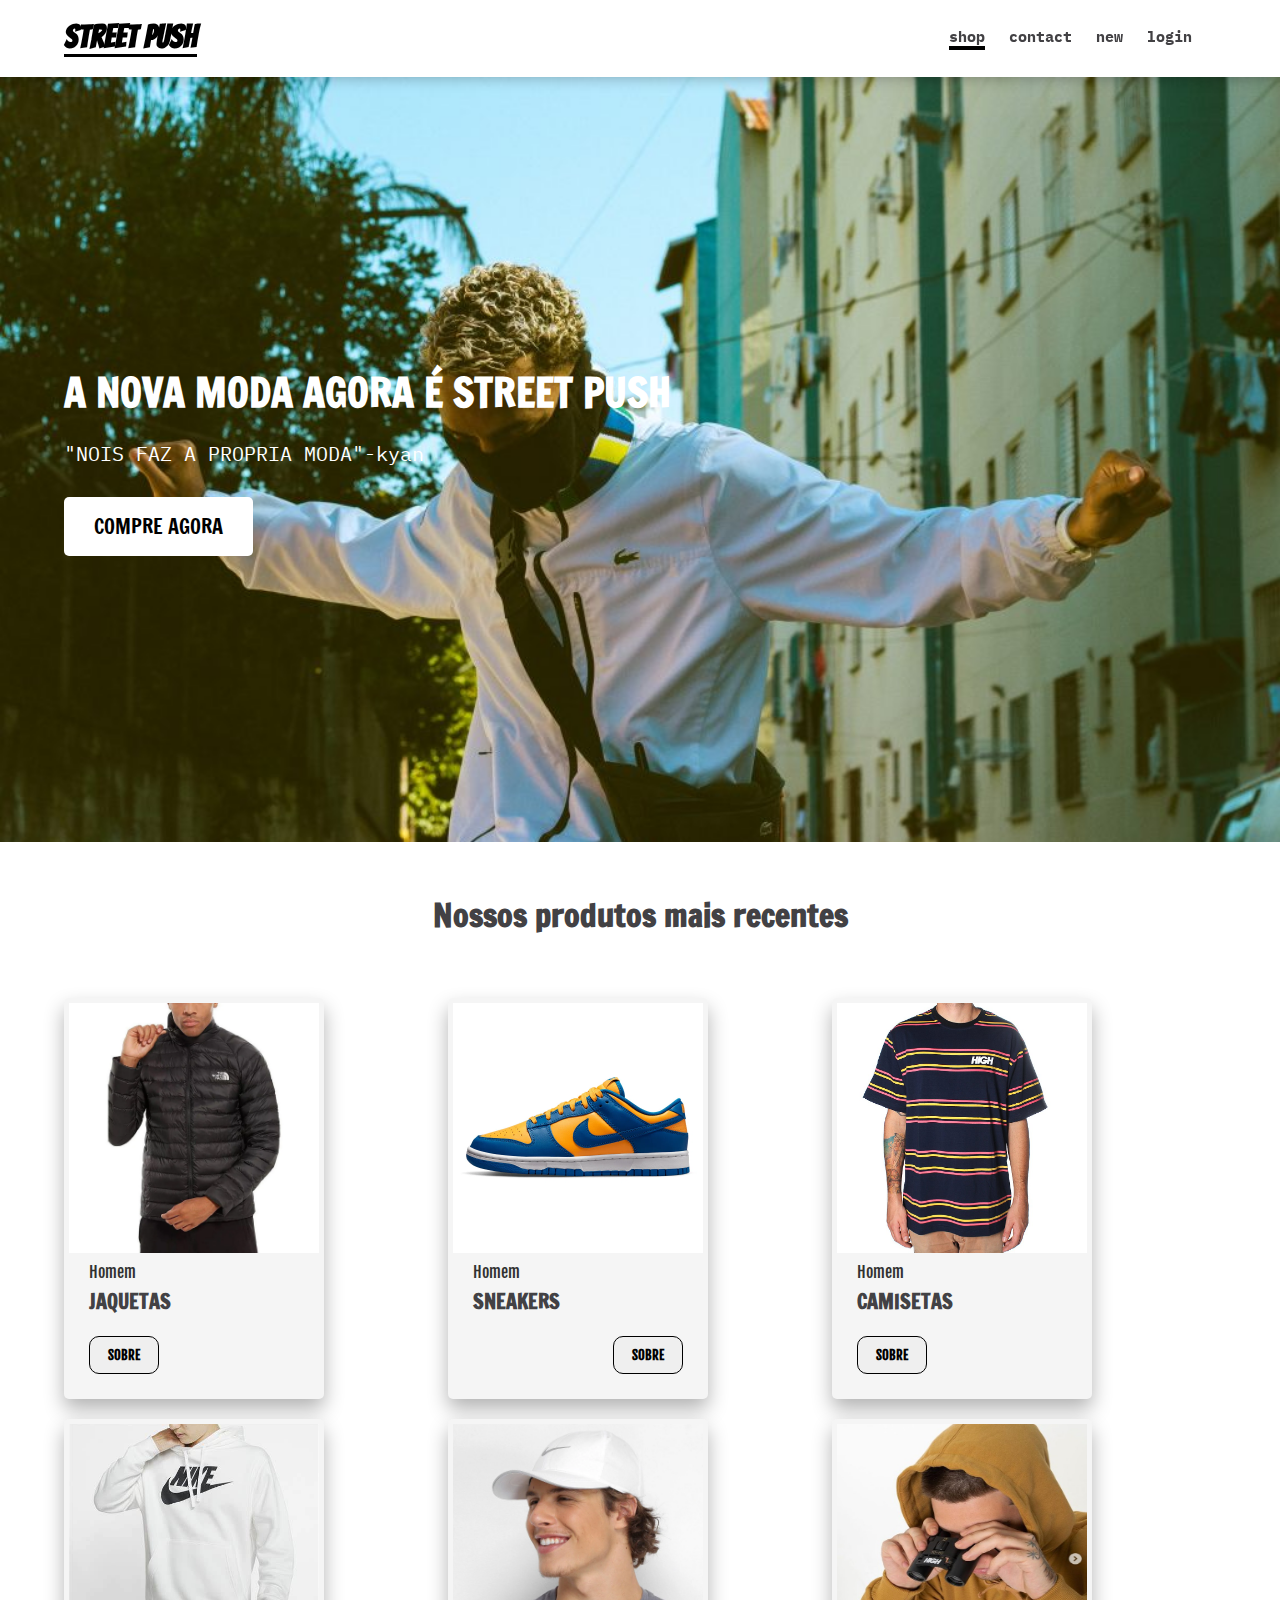
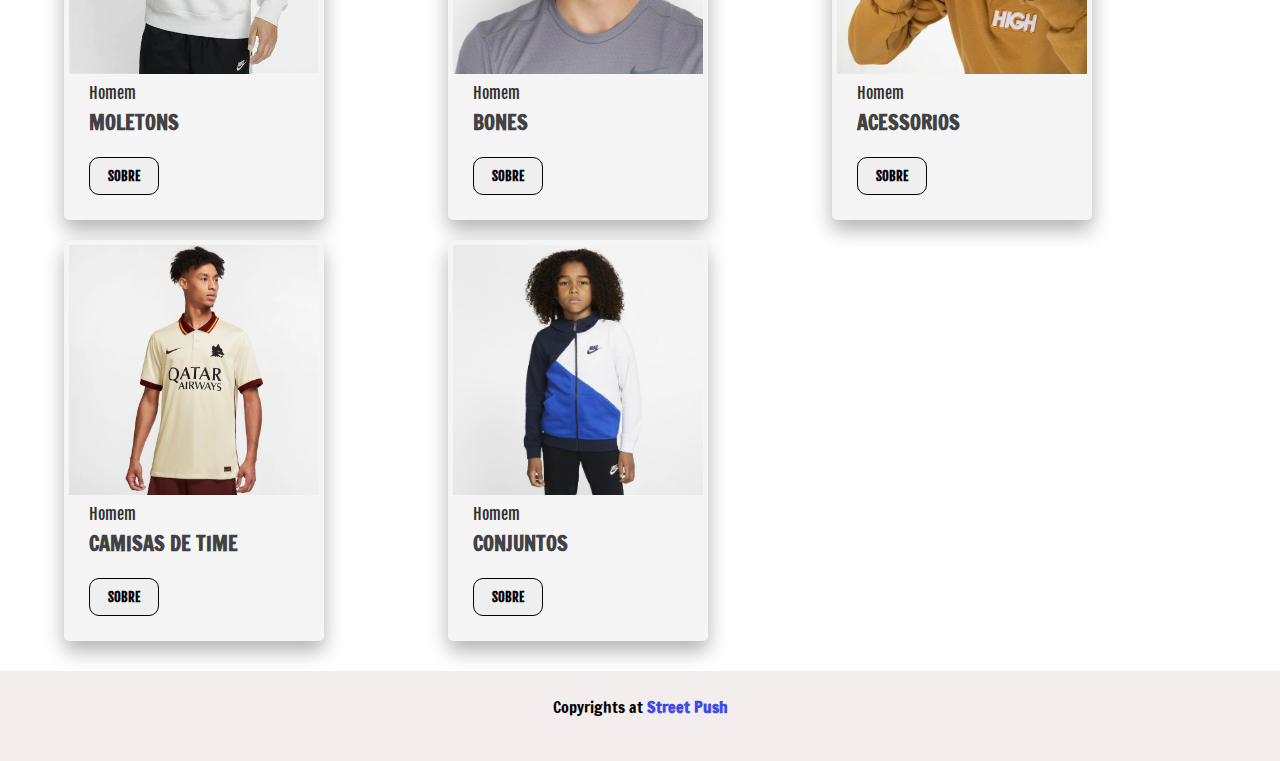
<file: index.html>
<!DOCTYPE html>
<html lang="pt-br">
<head>
    <meta charset="UTF-8">
    <meta http-equiv="X-UA-Compatible" content="IE=edge">
    <meta name="viewport" content="width=device-width, initial-scale=1.0">
    <title>Document</title>
    <link rel="stylesheet" href="style.css">
</head>
<body>
    <nav class="navbar">
        <div class="logo"><h1>Street Push</h1></div>
        <ul class="menu">
            <li><a href="" class="active">shop</a></li>
            <li><a href="https://api.whatsapp.com/send?phone=5512981695572">contact</a></li>
            <li><a href="index.html">new</a></li>
            <li><a href="LOGIN/login.HTML">login</a></li>
            <li><a href=""><i class="fas fa-shopping-cart"></i></a></li>
        </ul>
<!--for responsive button-->
        <div class="menu-btn">
            <i class="fa fa-bars"></i>
        </div>
    </nav>

    <section class="content">
        <h1>A NOVA MODA AGORA É STREET PUSH</h1>
        <p>"NOIS FAZ  A PROPRIA MODA"-kyan</p>
        <button>COMPRE AGORA</button>
    </section>

   <h1 class="pheading">Nossos produtos mais recentes</h1>

   <section class="sec">

    <div class="products">


        

 <!--card start-->
 <div class="card">
    <div class="img"><img src="FOTOS1/produtos/JAQUETA.png" alt=""></div>
    <div class="desc">Homem</div>
    <div class="title">JAQUETAS</div>
    <div class="box">
        
        <a href="jaqueta.html"><button class="btn">SOBRE</button></a>
    </div>
</div>
    <!--card end-->

        
       


          <!--card start-->
    <div class="card">
        <div class="img"><img src="FOTOS1/produtos/dunk.webp" alt=""></div>
        <div class="desc">Homem</div>
        <div class="title">SNEAKERS</div>
        <div class="box">
            <div class="price"></div>
    <a href="SNEAKERS.html"><button class="btn">SOBRE</button></a>
        </div>
    </div>
        <!--card end-->


      <!--card start-->
      <div class="card">
        <div class="img"><img src="FOTOS1/produtos/CAMISETAbb.png" alt=""></div>
        <div class="desc">Homem</div>
        <div class="title">CAMISETAS</div>
        <div class="box">
            <a href="CAMISAS.html"> <button class="btn">SOBRE</button> </a> 
        </div>
    </div>
        <!--card end-->

        <!--card start-->
      <div class="card">
        <div class="img"><img src="FOTOS1/produtos/moletommm.png" alt=""></div>
        <div class="desc">Homem</div>
        <div class="title">MOLETONS</div>
        <div class="box">
            
        <a href="MOLETONS.HTML"><button class="btn">SOBRE</button></a>
        </div>
    </div>
        <!--card end-->

         <!--card start-->
      <div class="card">
        <div class="img"><img src="FOTOS1/produtos/bone.png" alt=""></div>
        <div class="desc">Homem</div>
        <div class="title">BONES</div>
        <div class="box">
            
        <a href="BONES.html"><button class="btn">SOBRE</button></a>
        </div>
    </div>
        <!--card end-->

        <div class="card">
            <div class="img"><img src="FOTOS1/produtos/acessorios.jpeg" alt=""></div>
            <div class="desc">Homem</div>
            <div class="title">ACESSORIOS</div>
            <div class="box">
                
            <a href="CHINELOS.html"><button class="btn">SOBRE</button></a>
            </div>
        </div>
            <!--card end-->

             <!--card start-->
      <div class="card">
        <div class="img"><img src="FOTOS1/produtos/camisaTIME.png" alt=""></div>
        <div class="desc">Homem</div>
        <div class="title">CAMISAS DE TIME</div>
        <div class="box">
           
        <a href="camisaTIME.html"><button class="btn">SOBRE</button></a>
        </div>
    </div>
        <!--card end-->

        
         <!--card start-->
      <div class="card">
        <div class="img"><img src="FOTOS1/produtos/cojunto.png" alt=""></div>
        <div class="desc">Homem</div>
        <div class="title">CONJUNTOS</div>
        <div class="box">
            
        <a href="conjunto.html"><button class="btn">SOBRE</button></a>
        </div>
    </div>
        <!--card end-->

    </div>

   </section>

   <footer>
    <p>Copyrights at <a href="">Street Push</a></p>
   </footer>

  


</body>
</html>
</file>
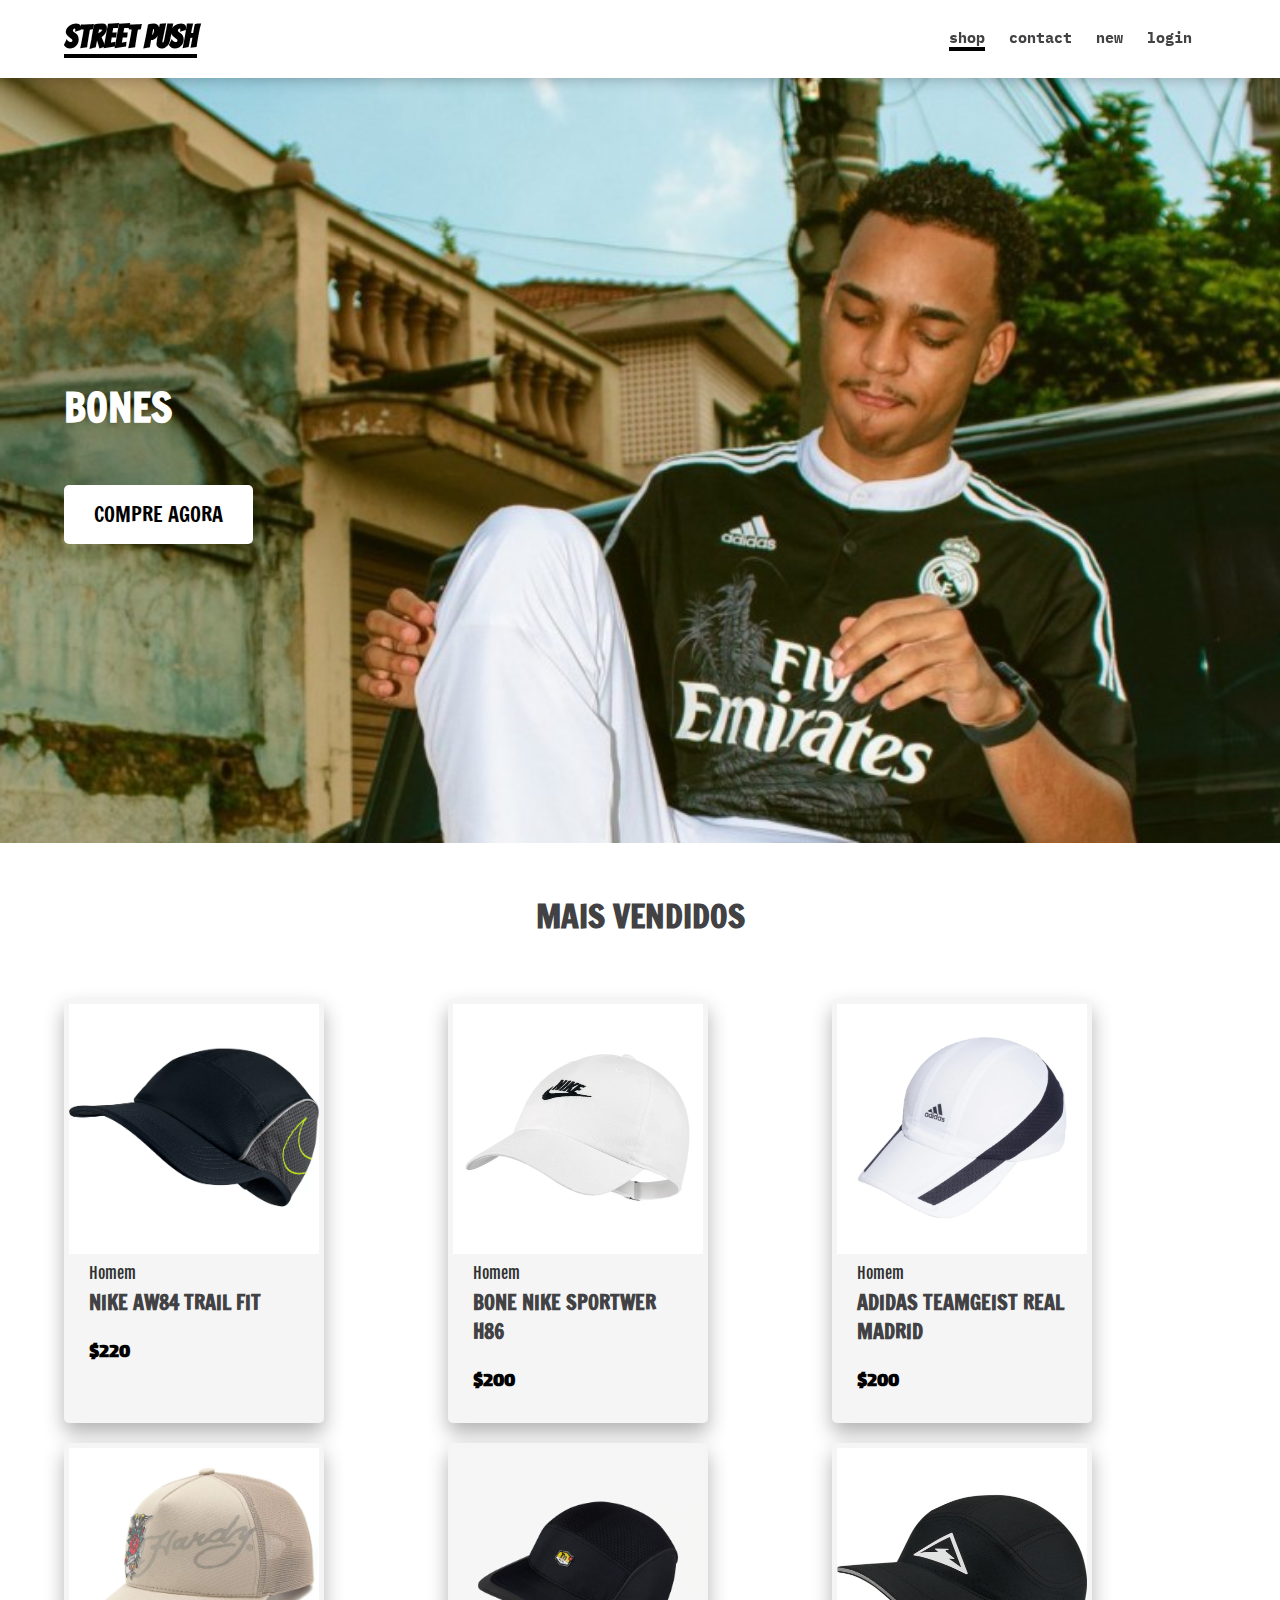
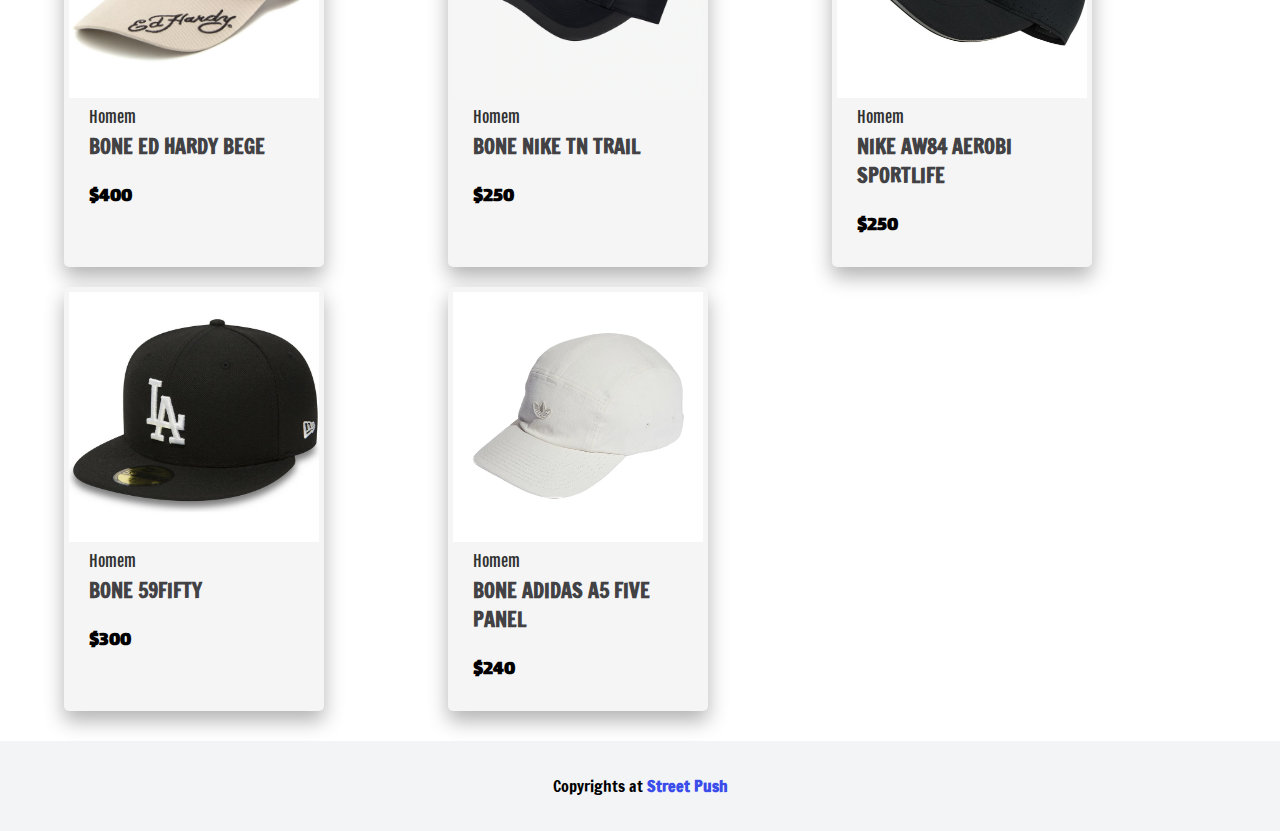
<file: BONES.html>
<!DOCTYPE html>
<html lang="pt-br">
<head>
    <meta charset="UTF-8">
    <meta http-equiv="X-UA-Compatible" content="IE=edge">
    <meta name="viewport" content="width=device-width, initial-scale=1.0">
    <title>Document</title>
    <link rel="stylesheet" href="BONES.css">
</head>
<body>
    <nav class="navbar">
        <div class="logo"><h1>Street Push</h1></div>
        <ul class="menu">
            <li><a href="" class="active">shop</a></li>
            <li><a href="https://api.whatsapp.com/send?phone=5512981695572">contact</a></li>
            <li><a href="index.html">new</a></li>
            <li><a href="">login</a></li>
            <li><a href=""><i class="fas fa-shopping-cart"></i></a></li>
        </ul>
<!--for responsive button-->
        <div class="menu-btn">
            <i class="fa fa-bars"></i>
        </div>
    </nav>

    <section class="content">
        <h1>BONES</h1>
        <p></p>
        <button>COMPRE AGORA</button>
    </section>

   <h1 class="pheading">MAIS VENDIDOS</h1>

   <section class="sec">

    <div class="products">


        

 <!--card start-->
 <div class="card">
    <div class="img"><img src="FOTOS6/bones/bone 01.png" alt=""></div>
    <div class="desc">Homem</div>
    <div class="title">NIKE AW84 TRAIL FIT</div>
    <div class="box">
        <div class="price">$220</div>
    </div>
</div>
    <!--card end-->

        
       


          <!--card start-->
    <div class="card">
        <div class="img"><img src="FOTOS6/bones/bone 02.png"  alt=""></div>
        <div class="desc">Homem</div>
        <div class="title">BONE NIKE SPORTWER H86</div>
        <div class="box">
            <div class="price">$200</div>
        </div>
    </div>
        <!--card end-->


      <!--card start-->
      <div class="card">
        <div class="img"><img src="FOTOS6/bones/bone 03.png" alT=""></div>
        <div class="desc">Homem</div>
        <div class="title">ADIDAS TEAMGEIST REAL MADRID</div>
        <div class="box">
            <div class="price">$200
            </div>
           
        </div>
    </div>
        <!--card end-->

        <!--card start-->
      <div class="card">
        <div class="img"><img src="FOTOS6/bones/bone 04.png" alt=""></div>
        <div class="desc">Homem</div>
        <div class="title">BONE ED HARDY BEGE</div>
        <div class="box">
            <div class="price">$400</div>
        
        </div>
    </div>
        <!--card end-->

         <!--card start-->
      <div class="card">
        <div class="img"><img src="FOTOS6/bones/bone 05.png" alt=""></div>
        <div class="desc">Homem</div>
        <div class="title">BONE NIKE TN TRAIL</div>
        <div class="box">
            <div class="price">$250</div>
       
        </div>
    </div>
        <!--card end-->

        <div class="card">
            <div class="img"><img src="FOTOS6/bones/bone 06.png"  alt=""></div>
            <div class="desc">Homem</div>
            <div class="title">NIKE AW84 AEROBI SPORTLIFE</div>
            <div class="box">
                <div class="price">$250</div>
           
            </div>
        </div>
            <!--card end-->

             <!--card start-->
      <div class="card">
        <div class="img"><img src="FOTOS6/bones/bone 07.png" alt=""></div>
        <div class="desc">Homem</div>
        <div class="title">BONE 59FIFTY</div>
        <div class="box">
            <div class="price">$300</div>
        
        </div>
    </div>
        <!--card end-->

        
         <!--card start-->
      <div class="card">
        <div class="img"><img src="FOTOS6/bones/bone 08.png" alt=""></div>
        <div class="desc">Homem</div>
        <div class="title">BONE ADIDAS A5 FIVE PANEL</div>
        <div class="box">
            <div class="price">$240</div>

        </div>
    </div>
        <!--card end-->

    </div>

   </section>

   <footer>
    <p>Copyrights at <a href="">Street Push</a></p>
   </footer>

  


</body>
</html>
</file>
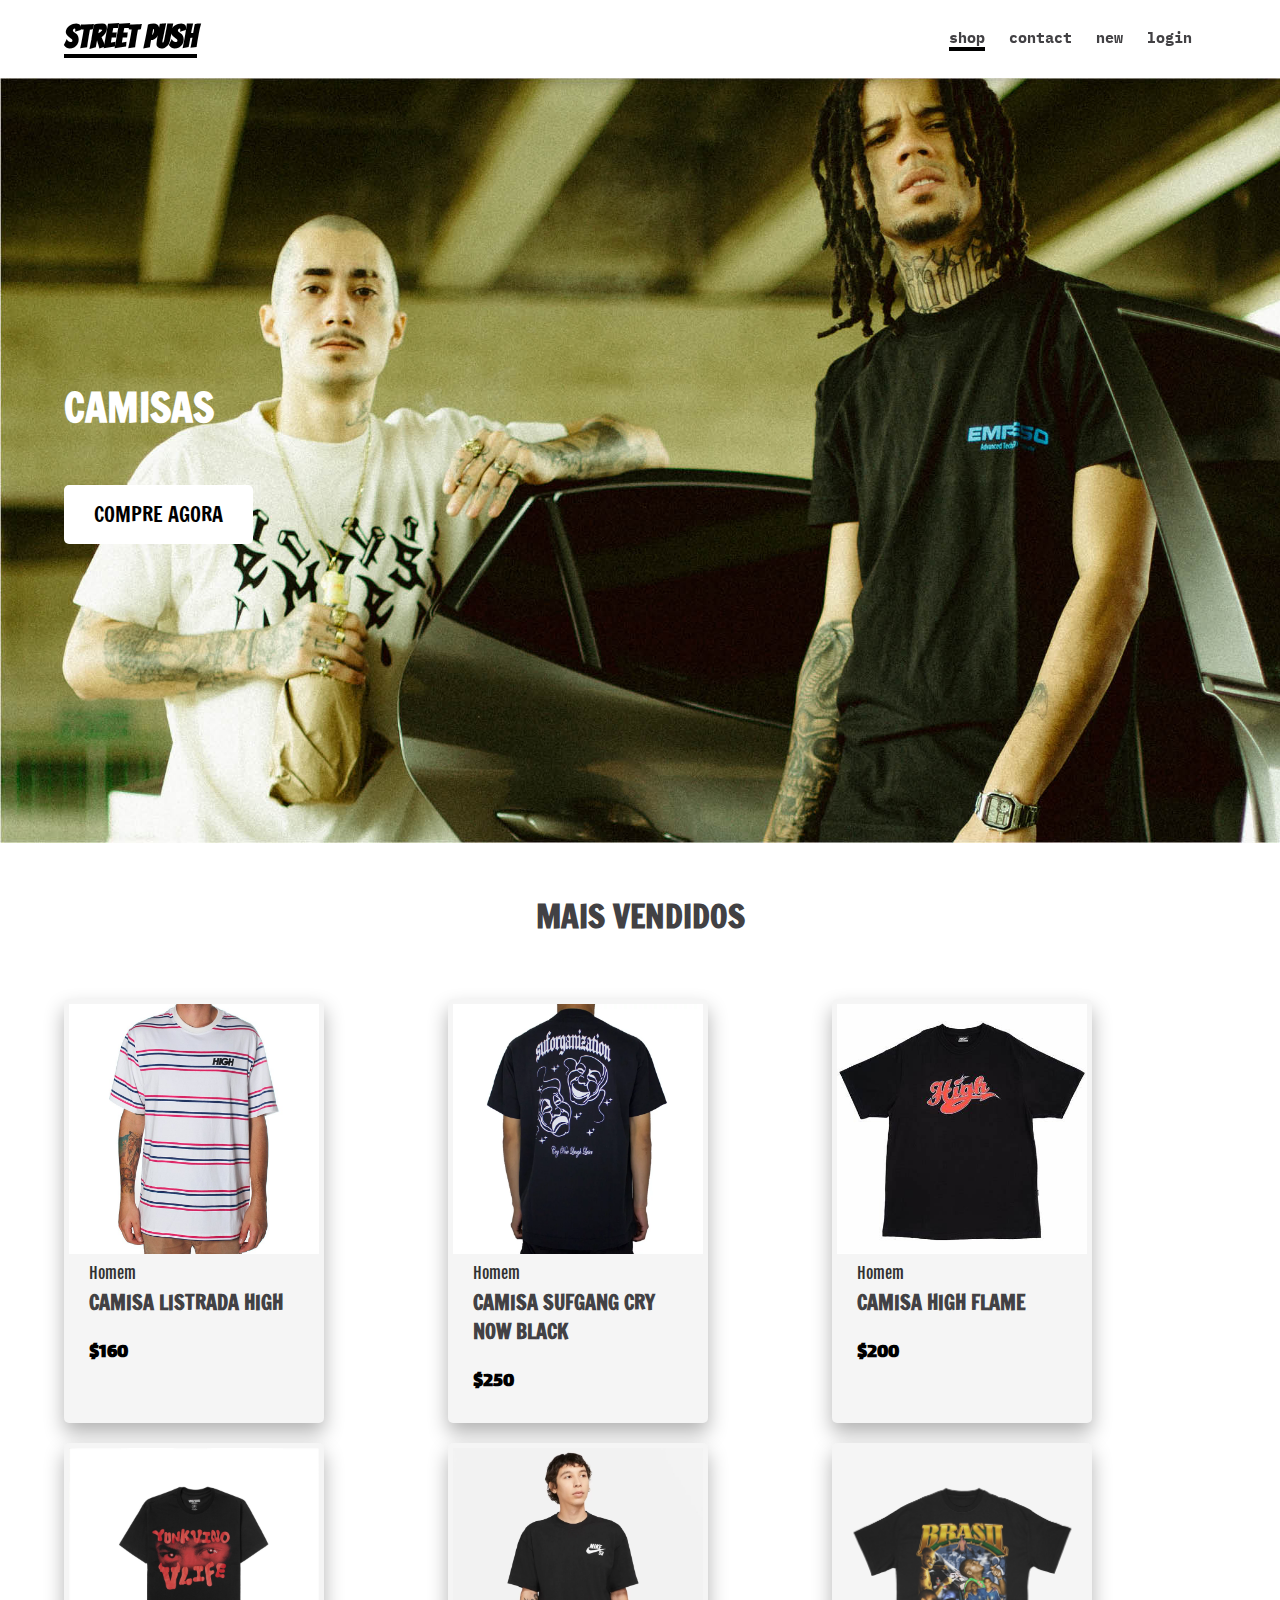
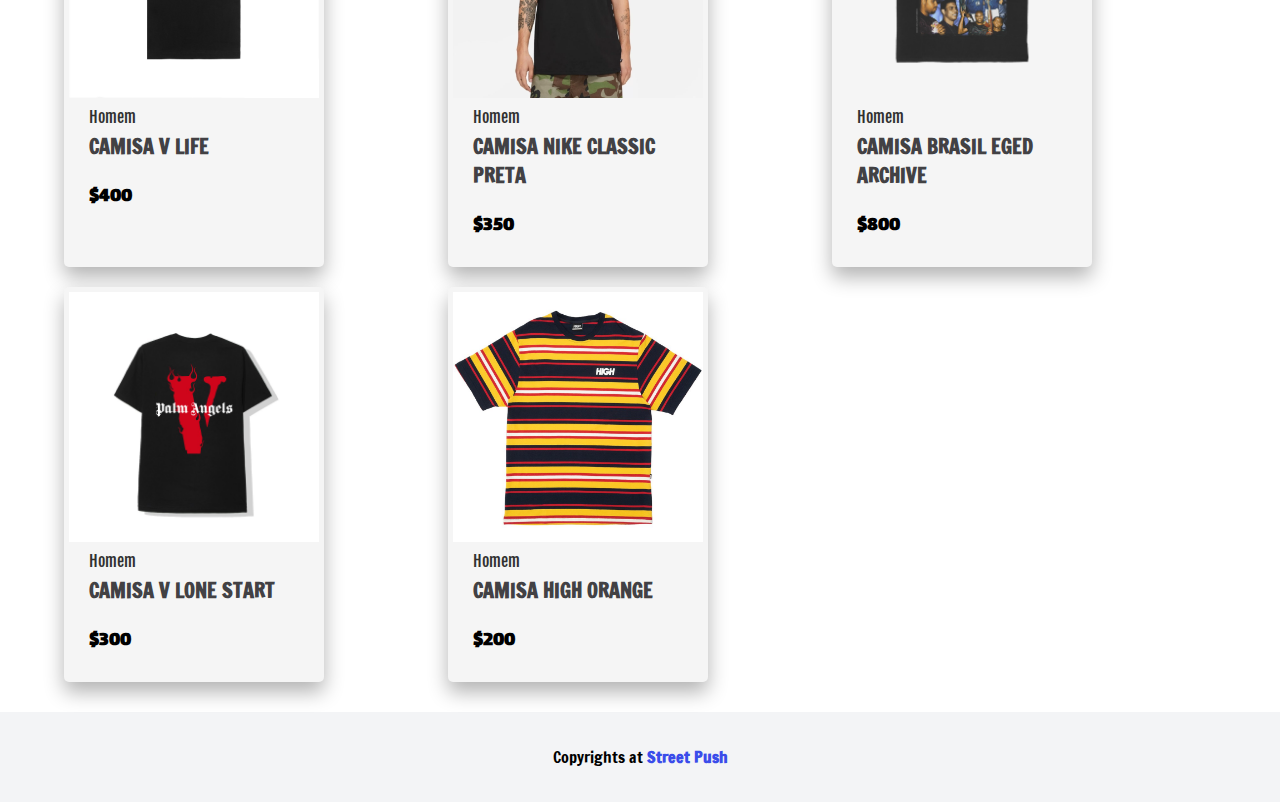
<file: CAMISAS.html>
<!DOCTYPE html>
<html lang="pt-br">
<head>
    <meta charset="UTF-8">
    <meta http-equiv="X-UA-Compatible" content="IE=edge">
    <meta name="viewport" content="width=device-width, initial-scale=1.0">
    <title>Document</title>
    <link rel="stylesheet" href="CAMISAS.css">
</head>
<body>
    <nav class="navbar">
        <div class="logo"><h1>Street Push</h1></div>
        <ul class="menu">
            <li><a href="" class="active">shop</a></li>
            <li><a href="https://api.whatsapp.com/send?phone=5512981695572">contact</a></li>
            <li><a href="index.html">new</a></li>
            <li><a href="">login</a></li>
            <li><a href=""><i class="fas fa-shopping-cart"></i></a></li>
        </ul>
<!--for responsive button-->
        <div class="menu-btn">
            <i class="fa fa-bars"></i>
        </div>
    </nav>

    <section class="content">
        <h1>CAMISAS</h1>
        <p></p>
        <button>COMPRE AGORA</button>
    </section>

   <h1 class="pheading">MAIS VENDIDOS</h1>

   <section class="sec">

    <div class="products">


        

 <!--card start-->
 <div class="card">
    <div class="img"><img src="FOTOS4/camisas/camisa 01.jpg" alt=""></div>
    <div class="desc">Homem</div>
    <div class="title">CAMISA LISTRADA HIGH</div>
    <div class="box">
        <div class="price">$160</div>
    </div>
</div>
    <!--card end-->

        
       


          <!--card start-->
    <div class="card">
        <div class="img"><img src="FOTOS4/camisas/camisa02.png"  alt=""></div>
        <div class="desc">Homem</div>
        <div class="title">CAMISA SUFGANG CRY NOW BLACK</div>
        <div class="box">
            <div class="price">$250</div>
        </div>
    </div>
        <!--card end-->


      <!--card start-->
      <div class="card">
        <div class="img"><img src="FOTOS4/camisas/camisa zz.jpg" alT=""></div>
        <div class="desc">Homem</div>
        <div class="title">CAMISA HIGH FLAME</div>
        <div class="box">
            <div class="price">$200
            </div>
           
        </div>
    </div>
        <!--card end-->

        <!--card start-->
      <div class="card">
        <div class="img"><img src="FOTOS4/camisas/camisa 04.jpg" alt=""></div>
        <div class="desc">Homem</div>
        <div class="title">CAMISA V LIFE</div>
        <div class="box">
            <div class="price">$400</div>
        
        </div>
    </div>
        <!--card end-->

         <!--card start-->
      <div class="card">
        <div class="img"><img src="FOTOS4/camisas/camisa07.png" alt=""></div>
        <div class="desc">Homem</div>
        <div class="title">CAMISA NIKE CLASSIC PRETA</div>
        <div class="box">
            <div class="price">$350</div>
       
        </div>
    </div>
        <!--card end-->

        <div class="card">
            <div class="img"><img src="FOTOS4/camisas/camisa06.png"  alt=""></div>
            <div class="desc">Homem</div>
            <div class="title">CAMISA BRASIL EGED ARCHIVE</div>
            <div class="box">
                <div class="price">$800</div>
           
            </div>
        </div>
            <!--card end-->

             <!--card start-->
      <div class="card">
        <div class="img"><img src="FOTOS4/camisas/vlone.jpg" alt=""></div>
        <div class="desc">Homem</div>
        <div class="title">CAMISA V LONE START</div>
        <div class="box">
            <div class="price">$300</div>
        
        </div>
    </div>
        <!--card end-->

        
         <!--card start-->
      <div class="card">
        <div class="img"><img src="FOTOS4/camisas/HIGHJKK.jpg" alt=""></div>
        <div class="desc">Homem</div>
        <div class="title">CAMISA HIGH ORANGE</div>
        <div class="box">
            <div class="price">$200</div>

        </div>
    </div>
        <!--card end-->

    </div>

   </section>

   <footer>
    <p>Copyrights at <a href="">Street Push</a></p>
   </footer>

  


</body>
</html>
</file>
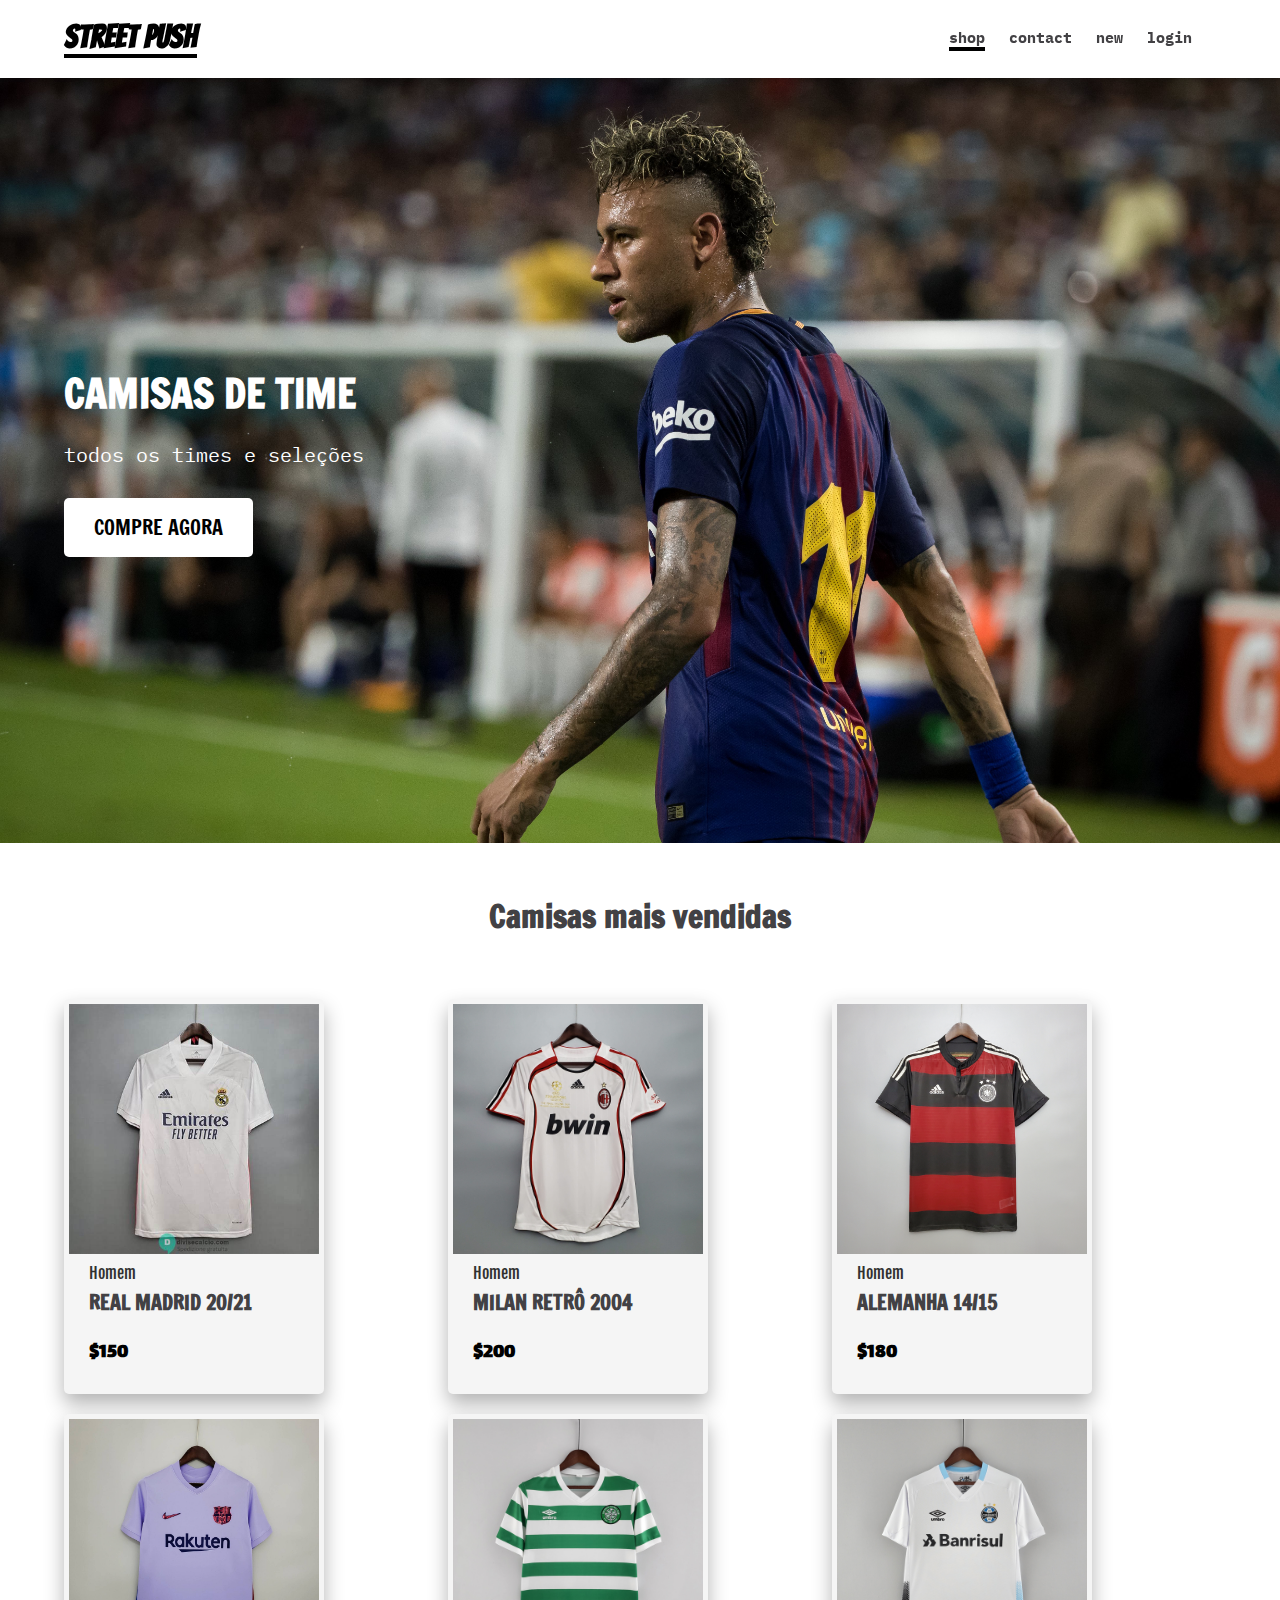
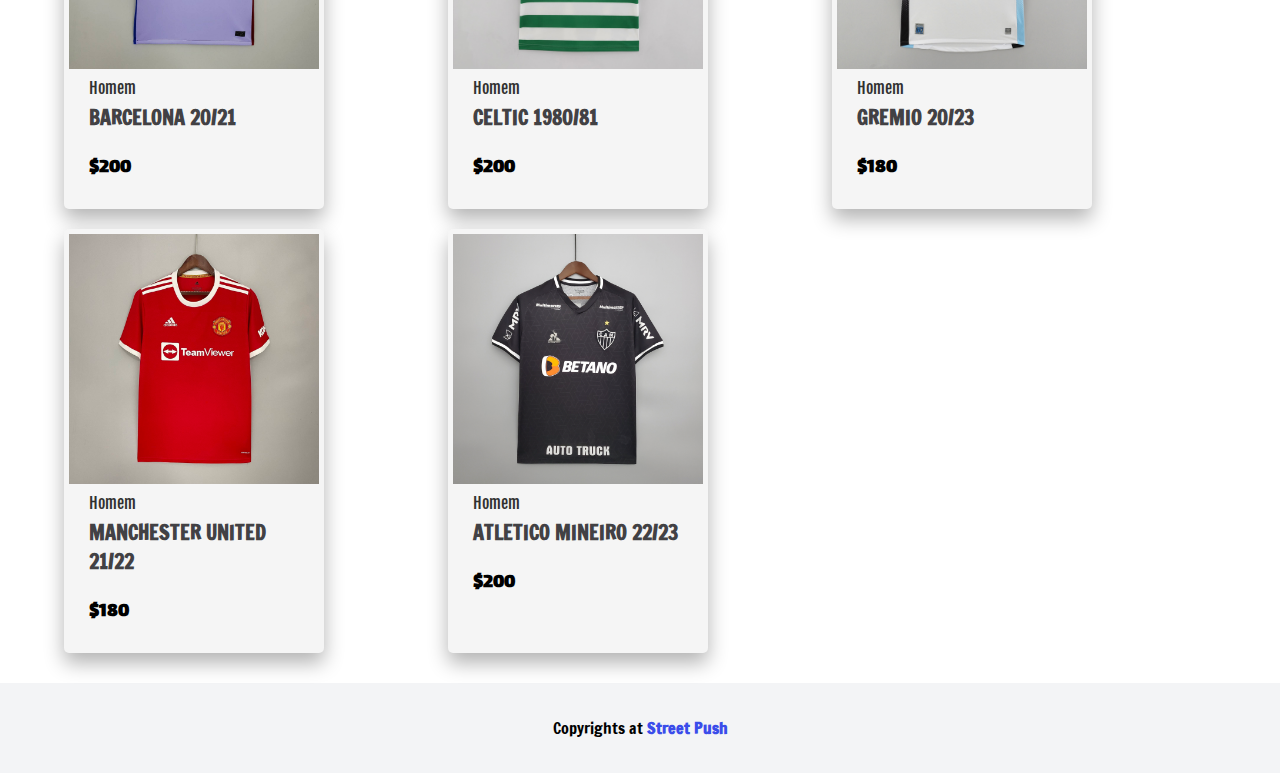
<file: camisaTIME.html>
<!DOCTYPE html>
<html lang="pt-br">
<head>
    <meta charset="UTF-8">
    <meta http-equiv="X-UA-Compatible" content="IE=edge">
    <meta name="viewport" content="width=device-width, initial-scale=1.0">
    <title>Document</title>
    <link rel="stylesheet" href="camisatime.css">
</head>
<body>
    <nav class="navbar">
        <div class="logo"><h1>Street Push</h1></div>
        <ul class="menu">
            <li><a href="" class="active">shop</a></li>
            <li><a href="https://api.whatsapp.com/send?phone=5512981695572">contact</a></li>
            <li><a href="index.html">new</a></li>
            <li><a href="">login</a></li>
            <li><a href=""><i class="fas fa-shopping-cart"></i></a></li>
        </ul>
<!--for responsive button-->
        <div class="menu-btn">
            <i class="fa fa-bars"></i>
        </div>
    </nav>

    <section class="content">
        <h1>CAMISAS DE TIME</h1>
        <p>todos os times e seleções</p>
        <button>COMPRE AGORA</button>
    </section>

   <h1 class="pheading">Camisas mais vendidas</h1>

   <section class="sec">

    <div class="products">


        

 <!--card start-->
 <div class="card">
    <div class="img"><img src="FOTOS/camisa time/real madrid 20.jpg" alt=""></div>
    <div class="desc">Homem</div>
    <div class="title">REAL MADRID 20/21</div>
    <div class="box">
        <div class="price">$150</div>
    </div>
</div>
    <!--card end-->

        
       


          <!--card start-->
    <div class="card">
        <div class="img"><img src="FOTOS/camisa time/milan.jpg" alt=""></div>
        <div class="desc">Homem</div>
        <div class="title">MILAN RETRÔ 2004</div>
        <div class="box">
            <div class="price">$200</div>
        </div>
    </div>
        <!--card end-->


      <!--card start-->
      <div class="card">
        <div class="img"><img src="FOTOS/camisa time/alemanha.jpg" alt=""></div>
        <div class="desc">Homem</div>
        <div class="title">ALEMANHA 14/15</div>
        <div class="box">
            <div class="price">$180</div>
           
        </div>
    </div>
        <!--card end-->

        <!--card start-->
      <div class="card">
        <div class="img"><img src="FOTOS/camisa time/barça.jpg" alt=""></div>
        <div class="desc">Homem</div>
        <div class="title">BARCELONA 20/21</div>
        <div class="box">
            <div class="price">$200</div>
        
        </div>
    </div>
        <!--card end-->

         <!--card start-->
      <div class="card">
        <div class="img"><img src="FOTOS/camisa time/celtic.jpg" alt=""></div>
        <div class="desc">Homem</div>
        <div class="title">CELTIC 1980/81</div>
        <div class="box">
            <div class="price">$200</div>
       
        </div>
    </div>
        <!--card end-->

        <div class="card">
            <div class="img"><img src="FOTOS/camisa time/gremio.jpg" alt=""></div>
            <div class="desc">Homem</div>
            <div class="title">GREMIO 20/23</div>
            <div class="box">
                <div class="price">$180</div>
           
            </div>
        </div>
            <!--card end-->

             <!--card start-->
      <div class="card">
        <div class="img"><img src="FOTOS/camisa time/united.jpg" alt=""></div>
        <div class="desc">Homem</div>
        <div class="title">MANCHESTER UNITED 21/22</div>
        <div class="box">
            <div class="price">$180</div>
        
        </div>
    </div>
        <!--card end-->

        
         <!--card start-->
      <div class="card">
        <div class="img"><img src="FOTOS/camisa time/MINEIRO.jpg" alt=""></div>
        <div class="desc">Homem</div>
        <div class="title">ATLETICO MINEIRO 22/23</div>
        <div class="box">
            <div class="price">$200</div>

        </div>
    </div>
        <!--card end-->

    </div>

   </section>

   <footer>
    <p>Copyrights at <a href="">Street Push</a></p>
   </footer>

  


</body>
</html>
</file>
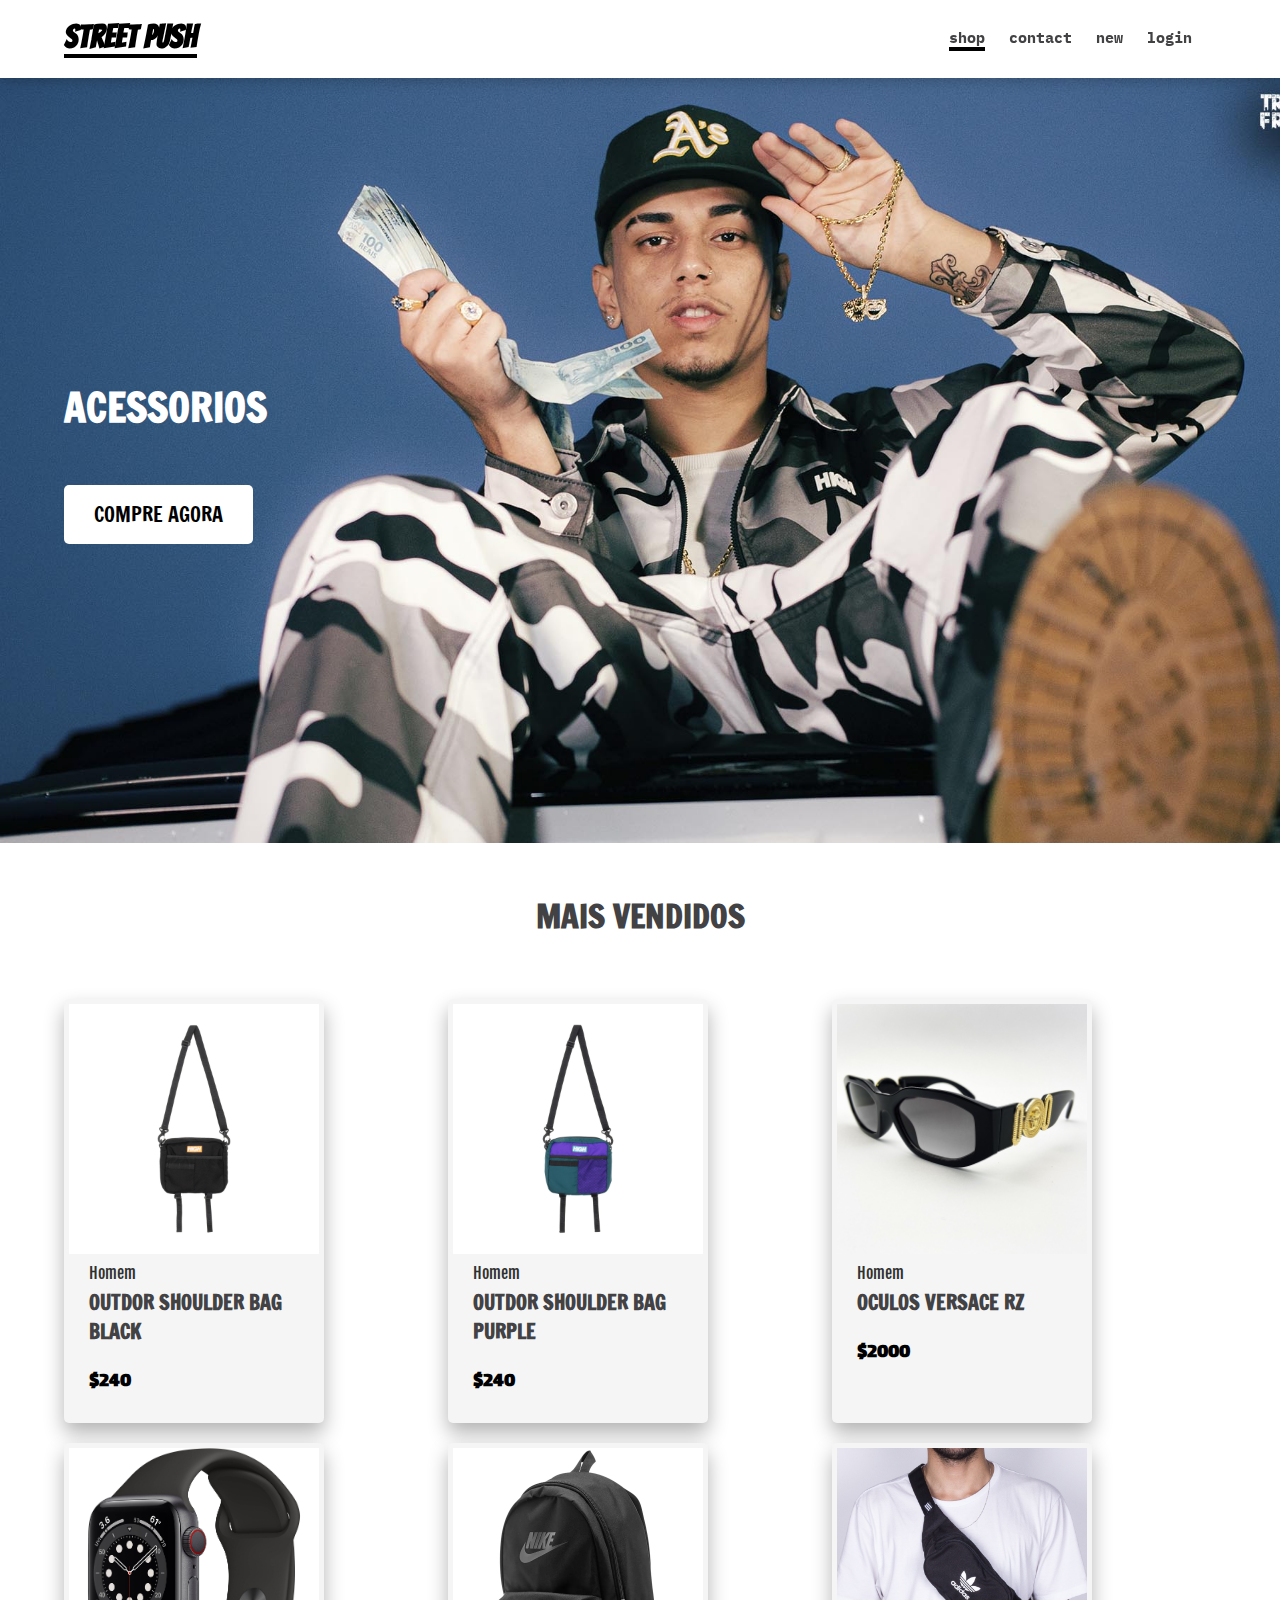
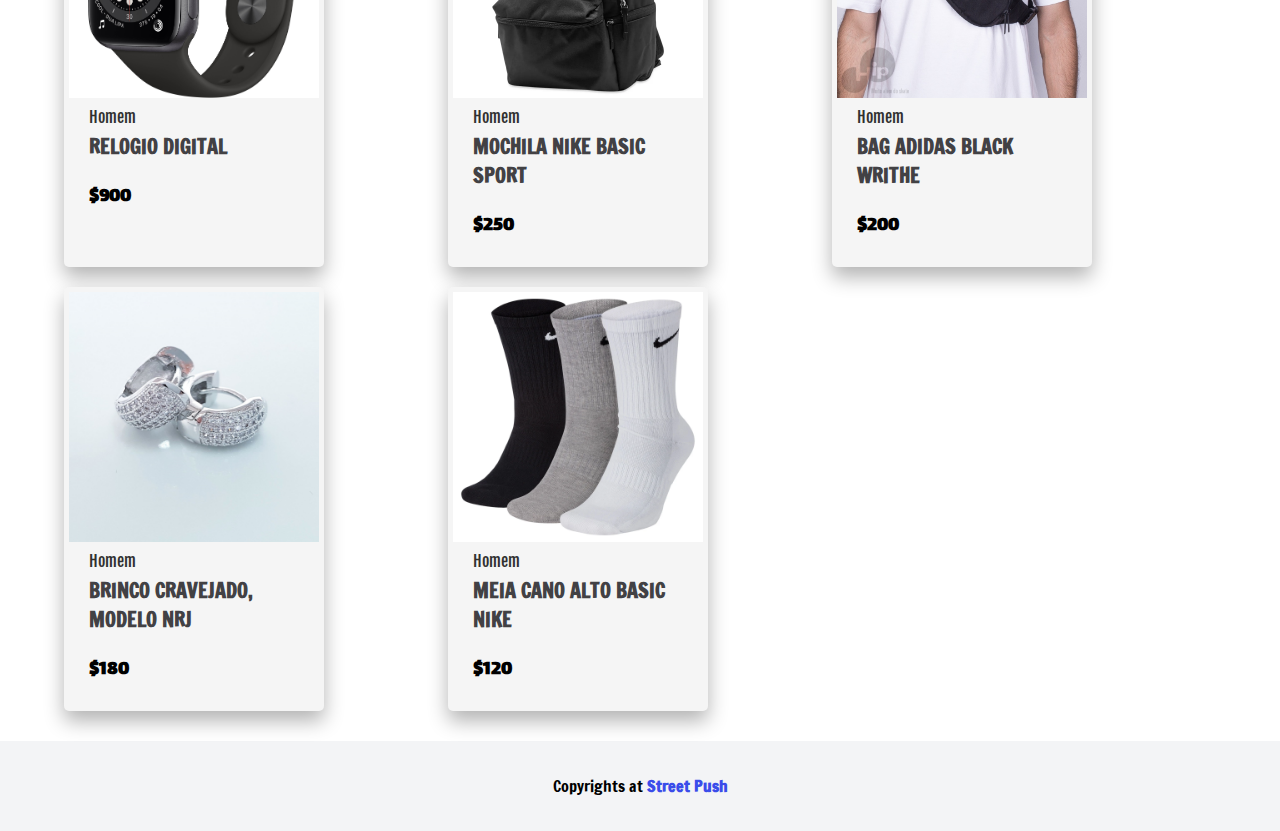
<file: CHINELOS.html>
<!DOCTYPE html>
<html lang="pt-br">
<head>
    <meta charset="UTF-8">
    <meta http-equiv="X-UA-Compatible" content="IE=edge">
    <meta name="viewport" content="width=device-width, initial-scale=1.0">
    <title>Document</title>
    <link rel="stylesheet" href="CHINELOS.css">
</head>
<body>
    <nav class="navbar">
        <div class="logo"><h1>Street Push</h1></div>
        <ul class="menu">
            <li><a href="" class="active">shop</a></li>
            <li><a href="https://api.whatsapp.com/send?phone=5512981695572">contact</a></li>
            <li><a href="index.html">new</a></li>
            <li><a href="">login</a></li>
            <li><a href=""><i class="fas fa-shopping-cart"></i></a></li>
        </ul>
<!--for responsive button-->
        <div class="menu-btn">
            <i class="fa fa-bars"></i>
        </div>
    </nav>

    <section class="content">
        <h1>ACESSORIOS</h1>
        <p></p>
        <button>COMPRE AGORA</button>
    </section>

   <h1 class="pheading">MAIS VENDIDOS</h1>

   <section class="sec">

    <div class="products">


        

 <!--card start-->
 <div class="card">
    <div class="img"><img src="FOTOS7/chinelos/ace 01.png" alt=""></div>
    <div class="desc">Homem</div>
    <div class="title">OUTDOR SHOULDER BAG BLACK</div>
    <div class="box">
        <div class="price">$240</div>
    </div>
</div>
    <!--card end-->

        
       


          <!--card start-->
    <div class="card">
        <div class="img"><img src="FOTOS7/chinelos/ace 02.png"  alt=""></div>
        <div class="desc">Homem</div>
        <div class="title">OUTDOR SHOULDER BAG PURPLE</div>
        <div class="box">
            <div class="price">$240</div>
        </div>
    </div>
        <!--card end-->


      <!--card start-->
      <div class="card">
        <div class="img"><img src="FOTOS7/chinelos/ace 03.png" alT=""></div>
        <div class="desc">Homem</div>
        <div class="title">OCULOS VERSACE RZ</div>
        <div class="box">
            <div class="price">$2000
            </div>
           
        </div>
    </div>
        <!--card end-->

        <!--card start-->
      <div class="card">
        <div class="img"><img src="FOTOS7/chinelos/ace07.png" alt=""></div>
        <div class="desc">Homem</div>
        <div class="title">RELOGIO DIGITAL</div>
        <div class="box">
            <div class="price">$900</div>
        
        </div>
    </div>
        <!--card end-->

         <!--card start-->
      <div class="card">
        <div class="img"><img src="FOTOS7/chinelos/ace 05.png" alt=""></div>
        <div class="desc">Homem</div>
        <div class="title">MOCHILA NIKE BASIC SPORT</div>
        <div class="box">
            <div class="price">$250</div>
       
        </div>
    </div>
        <!--card end-->

        <div class="card">
            <div class="img"><img src="FOTOS7/chinelos/adidas.png"  alt=""></div>
            <div class="desc">Homem</div>
            <div class="title">BAG ADIDAS BLACK WRITHE</div>
            <div class="box">
                <div class="price">$200</div>
           
            </div>
        </div>
            <!--card end-->

             <!--card start-->
      <div class="card">
        <div class="img"><img src="FOTOS7/chinelos/ney.jpg" alt=""></div>
        <div class="desc">Homem</div>
        <div class="title">BRINCO CRAVEJADO, MODELO NRJ</div>
        <div class="box">
            <div class="price">$180</div>
        
        </div>
    </div>
        <!--card end-->

        
         <!--card start-->
      <div class="card">
        <div class="img"><img src="FOTOS7/chinelos/ace09.png" alt=""></div>
        <div class="desc">Homem</div>
        <div class="title">MEIA CANO ALTO BASIC NIKE</div>
        <div class="box">
            <div class="price">$120</div>

        </div>
    </div>
        <!--card end-->

    </div>

   </section>

   <footer>
    <p>Copyrights at <a href="">Street Push</a></p>
   </footer>

  


</body>
</html>
</file>
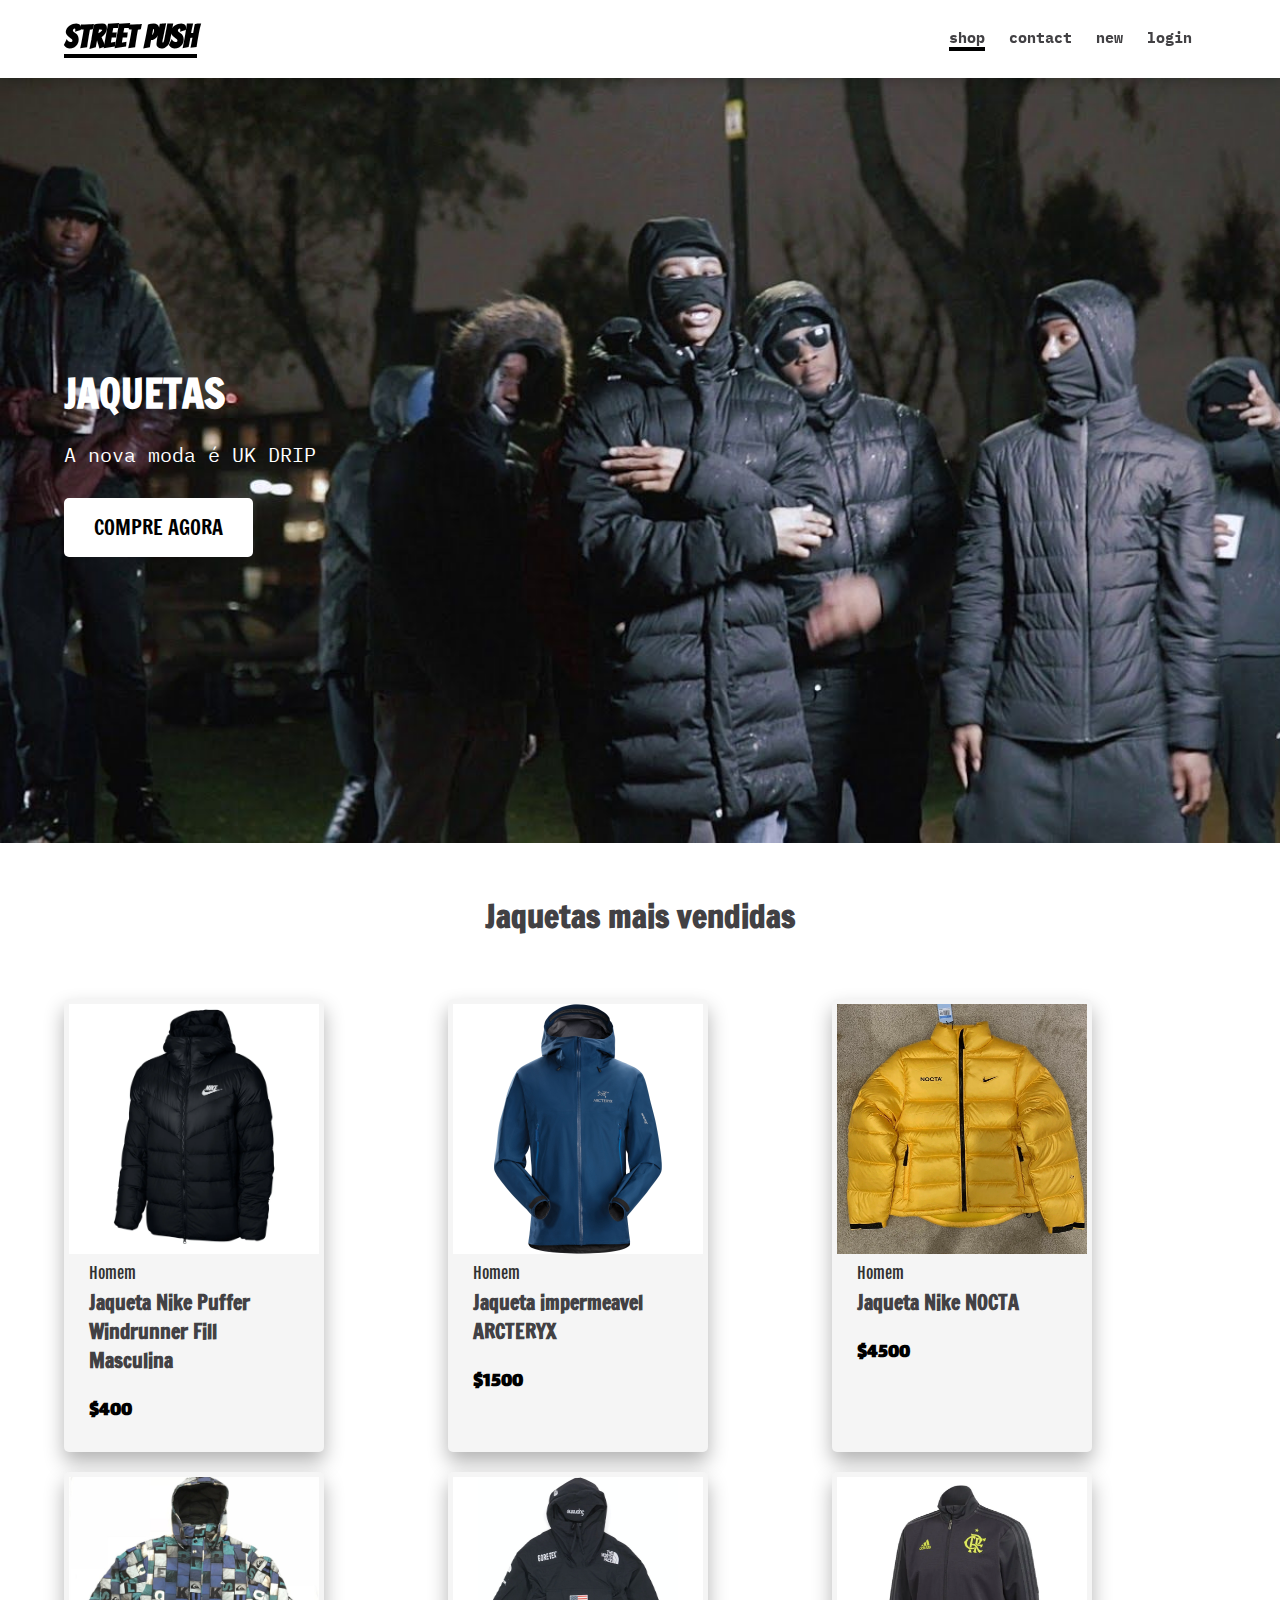
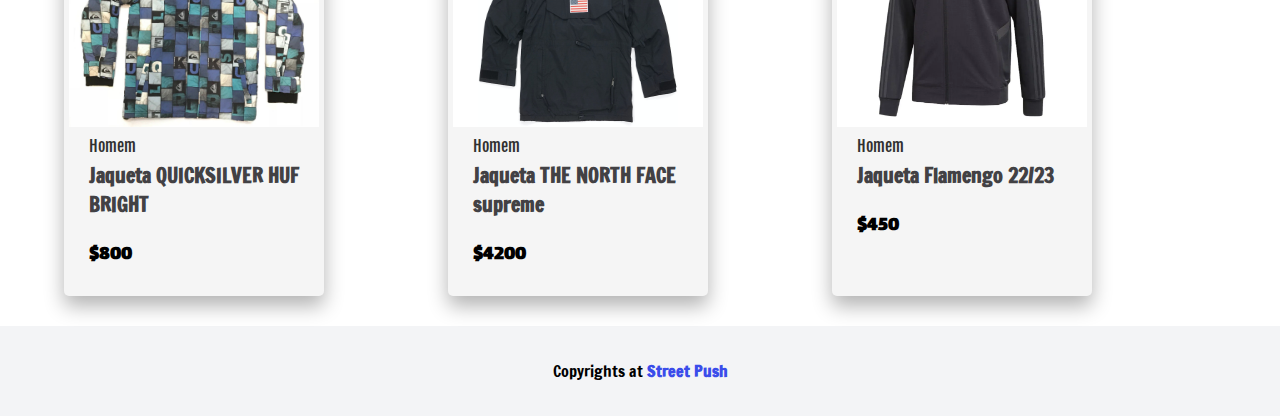
<file: jaqueta.html>
<!DOCTYPE html>
<html lang="pt-br">
<head>
    <meta charset="UTF-8">
    <meta http-equiv="X-UA-Compatible" content="IE=edge">
    <meta name="viewport" content="width=device-width, initial-scale=1.0">
    <title>Document</title>
    <link rel="stylesheet" href="jaqueta.css">
</head>
<body>
    <nav class="navbar">
        <div class="logo"><h1>Street Push</h1></div>
        <ul class="menu">
            <li><a href="" class="active">shop</a></li>
            <li><a href="https://api.whatsapp.com/send?phone=5512981695572">contact</a></li>
            <li><a href="">new</a></li>
            <li><a href="">login</a></li>
            <li><a href=""><i class="fas fa-shopping-cart"></i></a></li>
        </ul>
<!--for responsive button-->
        <div class="menu-btn">
            <i class="fa fa-bars"></i>
        </div>
    </nav>

    <section class="content">
        <h1>JAQUETAS</h1>
        <p>A nova moda é UK DRIP</p>
        <button>COMPRE AGORA</button>
    </section>

   <h1 class="pheading">Jaquetas mais vendidas</h1>

   <section class="sec">

    <div class="products">


        

 <!--card start-->
 <div class="card">
    <div class="img"><img src="FOTOS2/jaquetas/jaquetas 1.png" alt=""></div>
    <div class="desc">Homem</div>
    <div class="title">Jaqueta Nike Puffer Windrunner Fill Masculina</div>
    <div class="box">
        <div class="price">$400</div>
    </div>
</div>
    <!--card end-->

        
       


          <!--card start-->
    <div class="card">
        <div class="img"><img src="FOTOS2/jaquetas/jaqueta 2.jpg" alt=""></div>
        <div class="desc">Homem</div>
        <div class="title">Jaqueta impermeavel ARCTERYX</div>
        <div class="box">
            <div class="price">$1500</div>
        </div>
    </div>
        <!--card end-->


      <!--card start-->
      <div class="card">
        <div class="img"><img src="FOTOS2/jaquetas/casacoNOCTA.png" alt=""></div>
        <div class="desc">Homem</div>
        <div class="title">Jaqueta Nike NOCTA</div>
        <div class="box">
            <div class="price">$4500</div>
           
        </div>
    </div>
        <!--card end-->

        <!--card start-->
      <div class="card">
        <div class="img"><img src="FOTOS2/jaquetas/jaqueta4.jpg" alt=""></div>
        <div class="desc">Homem</div>
        <div class="title">Jaqueta QUICKSILVER HUF BRIGHT</div>
        <div class="box">
            <div class="price">$800</div>
        
        </div>
    </div>
        <!--card end-->

         <!--card start-->
      <div class="card">
        <div class="img"><img src="FOTOS2/jaquetas/jaqueta 5.jpg" alt=""></div>
        <div class="desc">Homem</div>
        <div class="title">Jaqueta THE NORTH FACE supreme</div>
        <div class="box">
            <div class="price">$4200</div>
       
        </div>
    </div>
        <!--card end-->

        <div class="card">
            <div class="img"><img src="FOTOS2/jaquetas/jaqueta 6.png" alt=""></div>
            <div class="desc">Homem</div>
            <div class="title">Jaqueta Flamengo 22/23</div>
            <div class="box">
                <div class="price">$450</div>
           
            </div>
        </div>
            <!--card end-->

        

    </div>

   </section>

   <footer>
    <p>Copyrights at <a href="">Street Push</a></p>
   </footer>

  


</body>
</html>
</file>
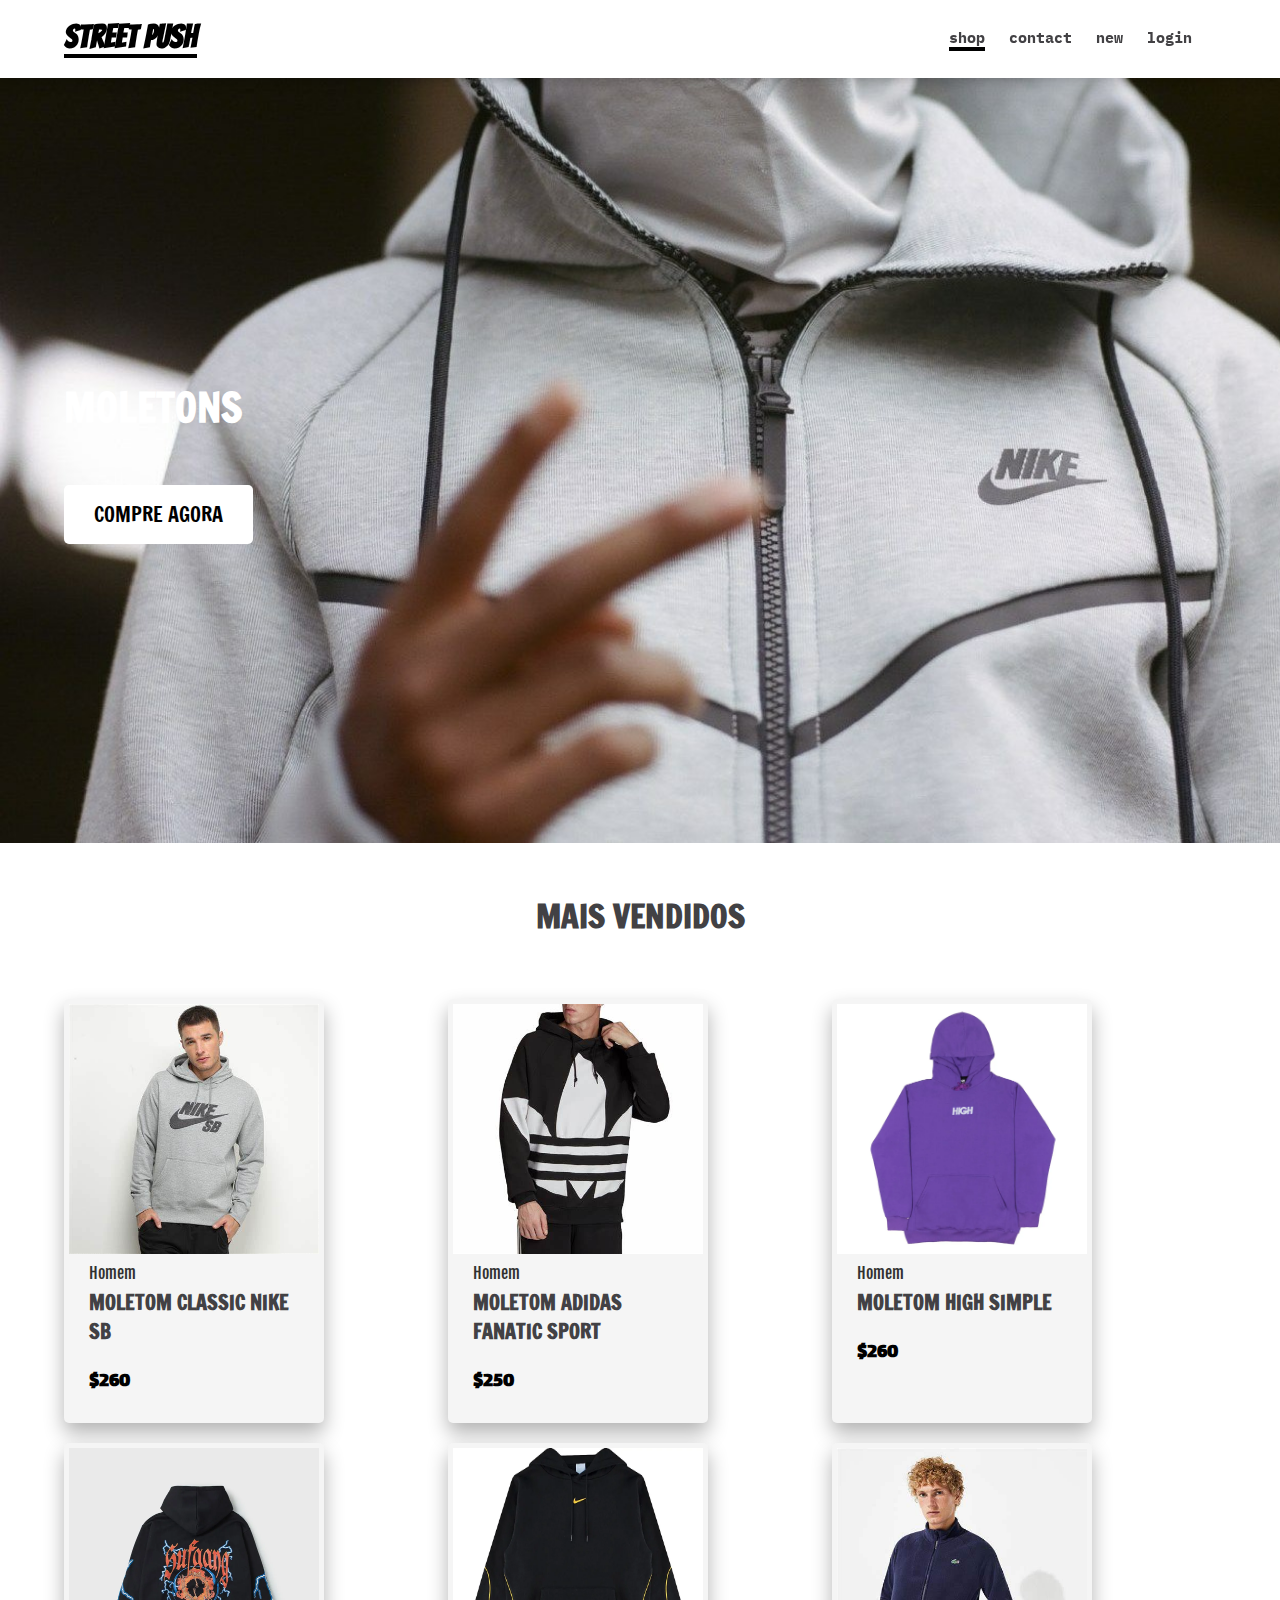
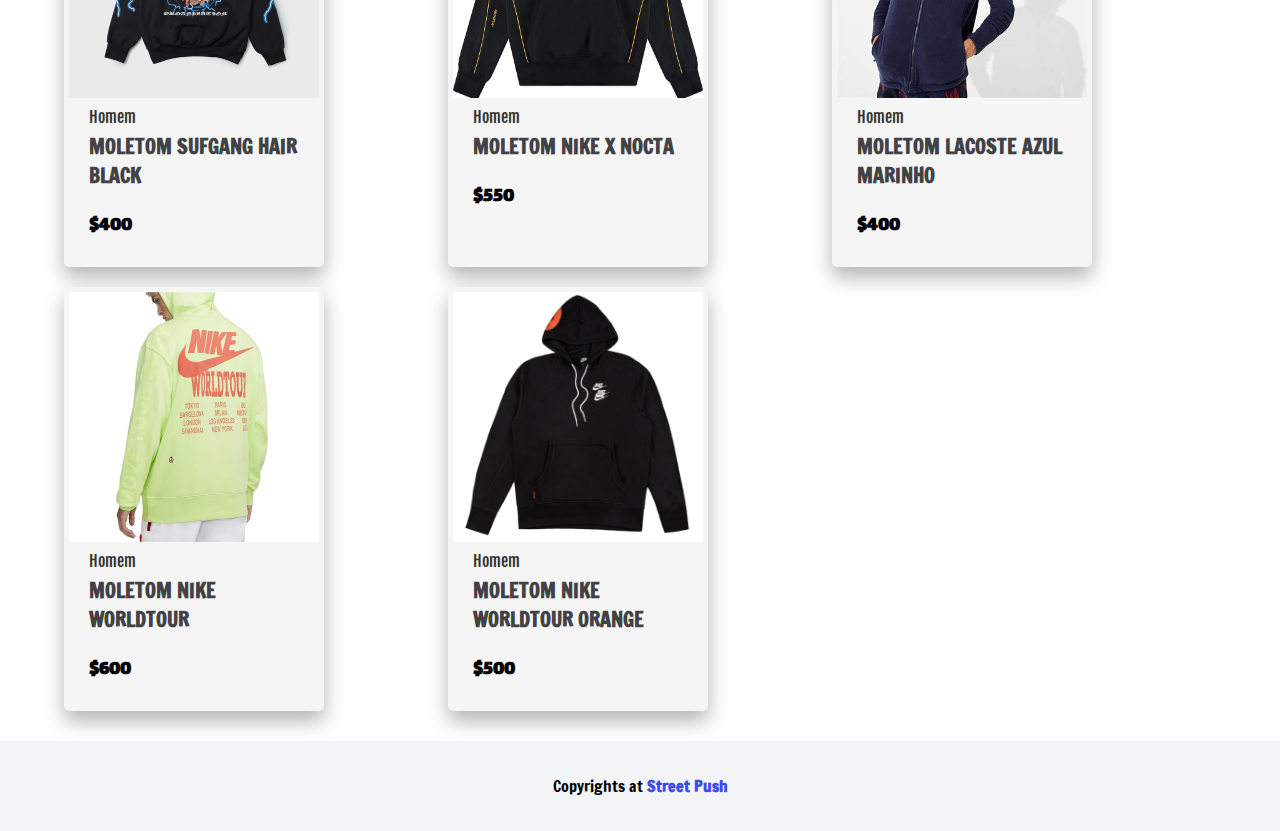
<file: MOLETONS.HTML>
<!DOCTYPE html>
<html lang="pt-br">
<head>
    <meta charset="UTF-8">
    <meta http-equiv="X-UA-Compatible" content="IE=edge">
    <meta name="viewport" content="width=device-width, initial-scale=1.0">
    <title>Document</title>
    <link rel="stylesheet" href="MOLETONS.css">
</head>
<body>
    <nav class="navbar">
        <div class="logo"><h1>Street Push</h1></div>
        <ul class="menu">
            <li><a href="" class="active">shop</a></li>
            <li><a href="https://api.whatsapp.com/send?phone=5512981695572">contact</a></li>
            <li><a href="">new</a></li>
            <li><a href="">login</a></li>
            <li><a href=""><i class="fas fa-shopping-cart"></i></a></li>
        </ul>
<!--for responsive button-->
        <div class="menu-btn">
            <i class="fa fa-bars"></i>
        </div>
    </nav>

    <section class="content">
        <h1>MOLETONS</h1>
        <p></p>
        <button>COMPRE AGORA</button>
    </section>

   <h1 class="pheading">MAIS VENDIDOS</h1>

   <section class="sec">

    <div class="products">


        

 <!--card start-->
 <div class="card">
    <div class="img"><img src="FOTOS5/moletons/moletom 01.jpg" alt=""></div>
    <div class="desc">Homem</div>
    <div class="title">MOLETOM CLASSIC NIKE SB</div>
    <div class="box">
        <div class="price">$260</div>
    </div>
</div>
    <!--card end-->

        
       


          <!--card start-->
    <div class="card">
        <div class="img"><img src="FOTOS5/moletons/moletom 02.jpg"  alt=""></div>
        <div class="desc">Homem</div>
        <div class="title">MOLETOM ADIDAS FANATIC SPORT</div>
        <div class="box">
            <div class="price">$250</div>
        </div>
    </div>
        <!--card end-->


      <!--card start-->
      <div class="card">
        <div class="img"><img src="FOTOS5/moletons/moletom03.png" alT=""></div>
        <div class="desc">Homem</div>
        <div class="title">MOLETOM HIGH SIMPLE </div>
        <div class="box">
            <div class="price">$260
            </div>
           
        </div>
    </div>
        <!--card end-->

        <!--card start-->
      <div class="card">
        <div class="img"><img src="FOTOS5/moletons/moletom04.png" alt=""></div>
        <div class="desc">Homem</div>
        <div class="title">MOLETOM SUFGANG HAIR BLACK</div>
        <div class="box">
            <div class="price">$400</div>
        
        </div>
    </div>
        <!--card end-->

         <!--card start-->
      <div class="card">
        <div class="img"><img src="FOTOS5/moletons/moletom05.png" alt=""></div>
        <div class="desc">Homem</div>
        <div class="title">MOLETOM NIKE X NOCTA</div>
        <div class="box">
            <div class="price">$550</div>
       
        </div>
    </div>
        <!--card end-->

        <div class="card">
            <div class="img"><img src="FOTOS5/moletons/moletom06.png"  alt=""></div>
            <div class="desc">Homem</div>
            <div class="title">MOLETOM LACOSTE AZUL MARINHO</div>
            <div class="box">
                <div class="price">$400</div>
           
            </div>
        </div>
            <!--card end-->

             <!--card start-->
      <div class="card">
        <div class="img"><img src="FOTOS5/moletons/ijfv3ce5.png" alt=""></div>
        <div class="desc">Homem</div>
        <div class="title">MOLETOM NIKE WORLDTOUR</div>
        <div class="box">
            <div class="price">$600</div>
        
        </div>
    </div>
        <!--card end-->

        
         <!--card start-->
      <div class="card">
        <div class="img"><img src="FOTOS5/moletons/moletomm.png" alt=""></div>
        <div class="desc">Homem</div>
        <div class="title">MOLETOM NIKE WORLDTOUR ORANGE</div>
        <div class="box">
            <div class="price">$500</div>

        </div>
    </div>
        <!--card end-->

    </div>

   </section>

   <footer>
    <p>Copyrights at <a href="">Street Push</a></p>
   </footer>

  


</body>
</html>
</file>
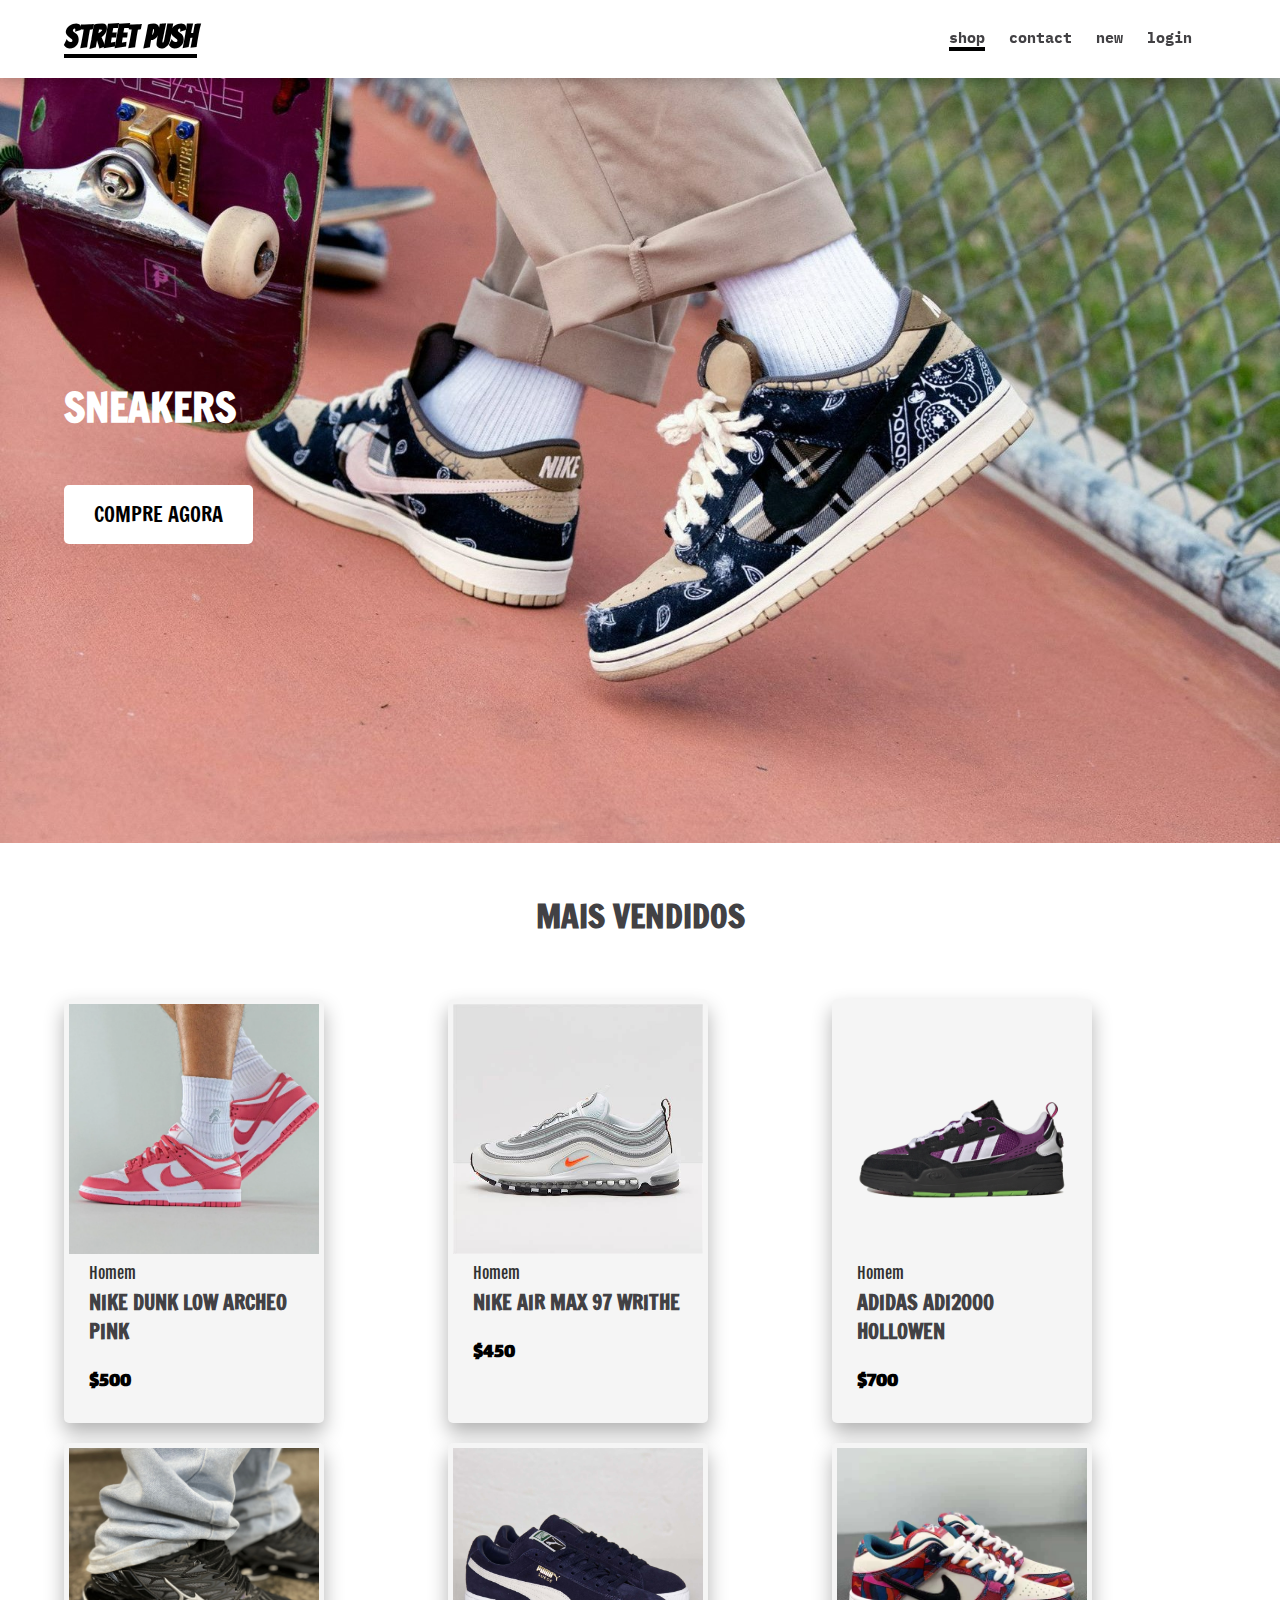
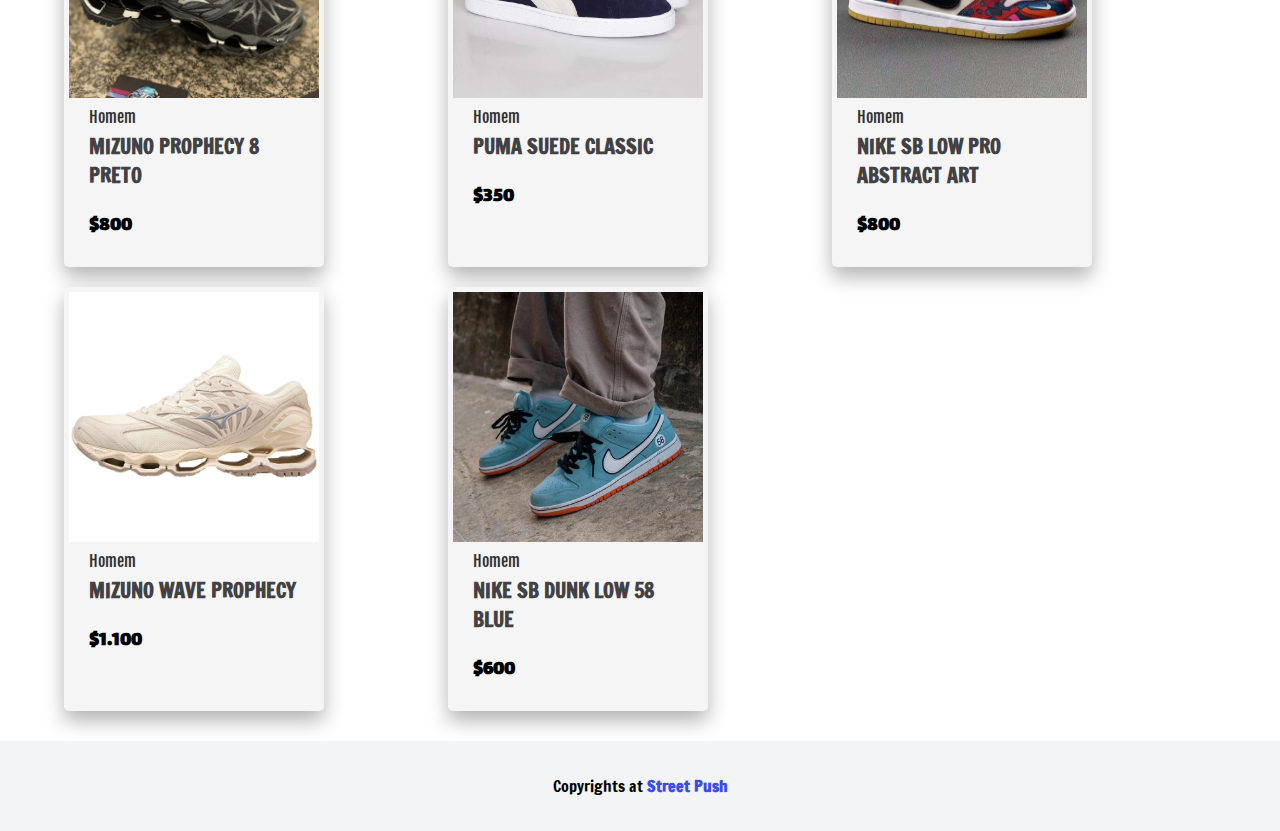
<file: SNEAKERS.html>
<!DOCTYPE html>
<html lang="pt-br">
<head>
    <meta charset="UTF-8">
    <meta http-equiv="X-UA-Compatible" content="IE=edge">
    <meta name="viewport" content="width=device-width, initial-scale=1.0">
    <title>Document</title>
    <link rel="stylesheet" href="SNEAKERS.CSS">
</head>
<body>
    <nav class="navbar">
        <div class="logo"><h1>Street Push</h1></div>
        <ul class="menu">
            <li><a href="" class="active">shop</a></li>
            <li><a href="https://api.whatsapp.com/send?phone=5512981695572">contact</a></li>
            <li><a href="index.html">new</a></li>
            <li><a href="">login</a></li>
            <li><a href=""><i class="fas fa-shopping-cart"></i></a></li>
        </ul>
<!--for responsive button-->
        <div class="menu-btn">
            <i class="fa fa-bars"></i>
        </div>
    </nav>

    <section class="content">
        <h1>SNEAKERS</h1>
        <p></p>
        <button>COMPRE AGORA</button>
    </section>

   <h1 class="pheading">MAIS VENDIDOS</h1>

   <section class="sec">

    <div class="products">


        

 <!--card start-->
 <div class="card">
    <div class="img"><img src="FOTOS3/tenis/tenis 01.png" alt=""></div>
    <div class="desc">Homem</div>
    <div class="title">NIKE DUNK LOW ARCHEO PINK</div>
    <div class="box">
        <div class="price">$500</div>
    </div>
</div>
    <!--card end-->

        
       


          <!--card start-->
    <div class="card">
        <div class="img"><img src="FOTOS3/tenis/tenis 02.jpg"  alt=""></div>
        <div class="desc">Homem</div>
        <div class="title">NIKE AIR MAX 97 WRITHE</div>
        <div class="box">
            <div class="price">$450</div>
        </div>
    </div>
        <!--card end-->


      <!--card start-->
      <div class="card">
        <div class="img"><img src="FOTOS3/tenis/adidas 3.png" alt=""></div>
        <div class="desc">Homem</div>
        <div class="title">ADIDAS ADI2000 HOLLOWEN</div>
        <div class="box">
            <div class="price">$700
            </div>
           
        </div>
    </div>
        <!--card end-->

        <!--card start-->
      <div class="card">
        <div class="img"><img src="FOTOS3/tenis/mizuno.jpg" alt=""></div>
        <div class="desc">Homem</div>
        <div class="title">MIZUNO PROPHECY 8 PRETO</div>
        <div class="box">
            <div class="price">$800</div>
        
        </div>
    </div>
        <!--card end-->

         <!--card start-->
      <div class="card">
        <div class="img"><img src="FOTOS3/tenis/suede.jpg" alt=""></div>
        <div class="desc">Homem</div>
        <div class="title">PUMA SUEDE CLASSIC</div>
        <div class="box">
            <div class="price">$350</div>
       
        </div>
    </div>
        <!--card end-->

        <div class="card">
            <div class="img"><img src="FOTOS3/tenis/kkk.jpg"  alt=""></div>
            <div class="desc">Homem</div>
            <div class="title">NIKE SB LOW PRO ABSTRACT ART</div>
            <div class="box">
                <div class="price">$800</div>
           
            </div>
        </div>
            <!--card end-->

             <!--card start-->
      <div class="card">
        <div class="img"><img src="FOTOS3/tenis/areia.png" alt=""></div>
        <div class="desc">Homem</div>
        <div class="title">MIZUNO WAVE PROPHECY</div>
        <div class="box">
            <div class="price">$1.100</div>
        
        </div>
    </div>
        <!--card end-->

        
         <!--card start-->
      <div class="card">
        <div class="img"><img src="FOTOS3/tenis/dunkblu.jpg" alt=""></div>
        <div class="desc">Homem</div>
        <div class="title">NIKE SB DUNK LOW 58 BLUE</div>
        <div class="box">
            <div class="price">$600</div>

        </div>
    </div>
        <!--card end-->

    </div>

   </section>

   <footer>
    <p>Copyrights at <a href="">Street Push</a></p>
   </footer>

  


</body>
</html>
</file>
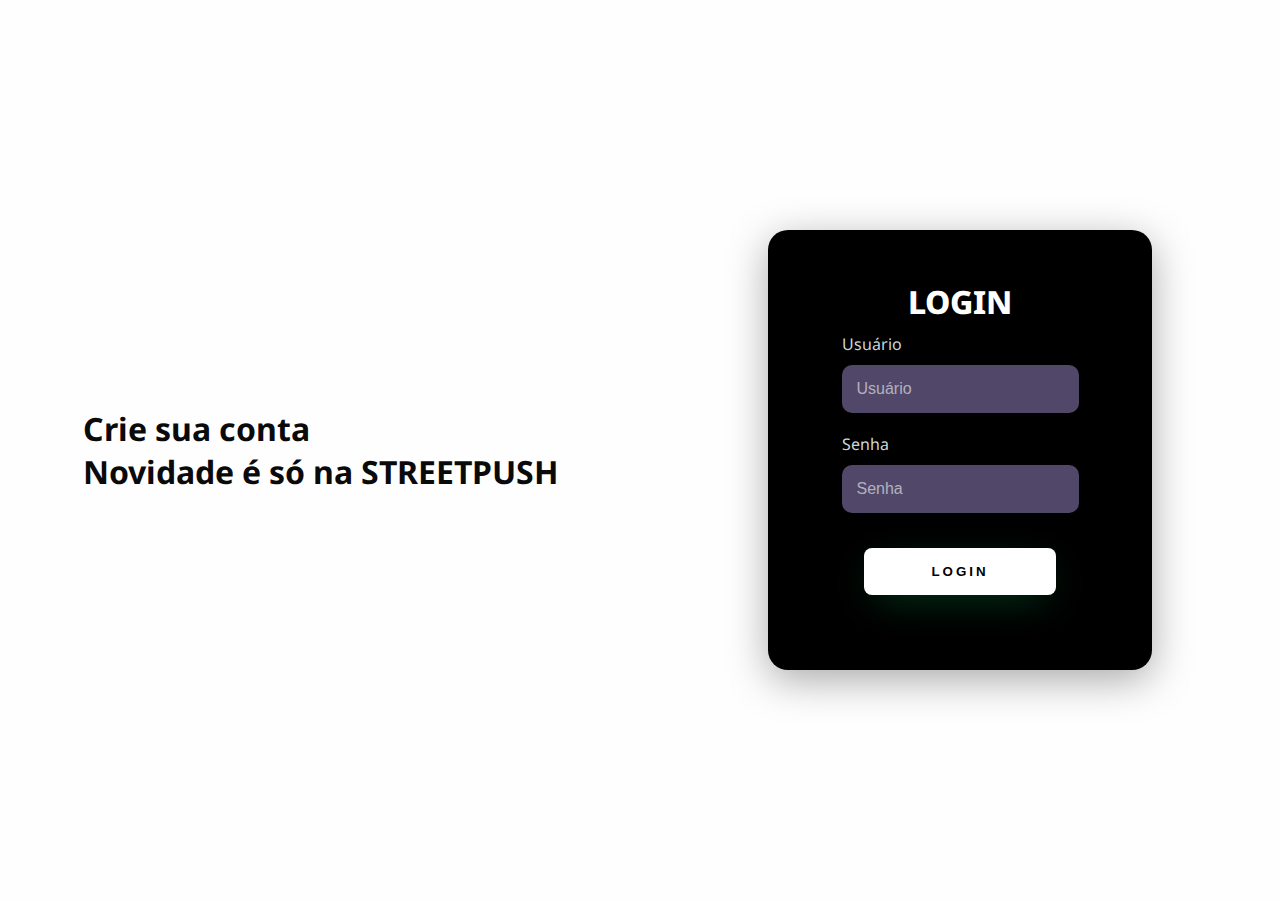
<file: LOGIN/login.HTML>
<!DOCTYPE html>
<html lang="pt-br">
<head>
    <meta charset="UTF-8">
    <meta http-equiv="X-UA-Compatible" content="IE=edge">
    <meta name="viewport" content="width=device-width, initial-scale=1.0">
    <title>Document</title>
    <link rel="stylesheet" href="login.CSS">
</head>
<body>

   

    <div class="main-login">
        <div class="left-login">
            <h1>Crie sua conta<br>Novidade é só na STREETPUSH</h1>
           
        </div>
        <div class="right-login">
            <div class="card-login">
                <h1>LOGIN</h1>
                <div class="textfield">
                    <label for="usuario">Usuário</label>
                    <input type="text" name="usuario" placeholder="Usuário">
                </div>
                <div class="textfield">
                    <label for="senha">Senha</label>
                    <input type="password" name="senha" placeholder="Senha">
                </div>
                <button class="btn-login">Login</button>
            </div>
        </div>

        





    </div>



</body>
</html>
</file>
<file: style.css>
@import url('https://fonts.googleapis.com/css2?family=Bangers&family=Fjalla+One&family=Francois+One&family=IBM+Plex+Mono:wght@500&family=Lalezar&family=Michroma&display=swap');

*{
    margin: 0;
    padding: 0;
    
}

body{
    height: 100%;

}

/* Header */

.menu-btn{
    color: #424144;
    font-size: 23px;
    cursor: pointer;
    display: none;
}



.navbar{
    padding: 20px 5%;
    display: flex;
    justify-content: space-between;
    align-items: center;
    top: 0;
    position: sticky;
    z-index: 999;
    border-color: #f3f4f6;
    box-shadow: 0 0 14px rgba(0, 0, 0, 0.3);
}

.navbar .logo h1{
    
    color: #000000;
    border-bottom: 3px solid #000000;
    font-family: 'Bangers',sans-serif
   
}

.navbar .menu li{
    list-style: none;
    display: inline-block;
}

.navbar .menu li a{
    display: block;
    margin-left: 20px;
    color: #424144;
    border-bottom: 4px solid transparent;
    text-decoration: none;
    font-size: 15px;
    font-weight: bold;
    font-family: 'IBM Plex Mono', monospace;

}

.navbar .menu li .active{
    border-bottom:4px solid #000000;
}

.navbar .menu li a i{
    color: #000000;
}

.navbar .menu li a:hover{
    border-bottom:4px solid #000000;
}
/* content */

.content{
    background-image: url(FUNDOS/fundoOFC.jpg);
    background-size: cover;
    background-repeat: no-repeat;
    padding: 0 5%;
    display: flex;
    flex-direction: column;
    justify-content: center;
    align-items: flex-start;
    color: #ffffff;
    height: 85vh;
}

.content h1{
    font-size: 40px;
    font-family: 'Francois One', sans-serif;
}
.content p{
    font-size: 20px;
    margin-top: 20px;
    font-family: 'IBM Plex Mono', monospace;
}
.content button{
    margin-top: 30px;
    padding: 15px 30px;
    border: none;
    background: #ffffff;
    color: rgb(0, 0, 0);
    font-size: 20px;
    border-radius: 5px;
    cursor: pointer;
    font-family: 'Francois One', sans-serif;


}

.pheading{
    text-align: center;
    margin: 50px 0;
    color: #424144;
    font-family: 'Francois One', sans-serif;
}

/* prdutos */

.sec{
    padding: 10px 5%;
}
.products{
    display: grid;
    grid-template-columns: repeat(auto-fit, minmax(300px, 1fr));
}

.products .card{
    width: 250px;
    background: #f5f5f5;
    box-shadow: 0 10px 20px rgba(0, 0, 0, 0.3);
    border-radius: 5px;
    padding: 5px;
    margin-bottom: 20px;
}

.products .card img{
    height: 250px;
    width: 100%;

}

.products .card .desc{
    padding: 5px 20px;
    opacity: 0.8;
    font-family: 'Fjalla One', sans-serif;

}

.products .card .title{
    font-weight: 900;
    font-size: 20px;
    color: #424144;
    padding: 0 20px;
    font-family: 'Francois One', sans-serif;
}

.products .card .box{
    display: flex;
    justify-content: space-between;
    align-items: center;
    padding: 20px;
    font-family: 'Lalezar', cursive;

}

.products .card .box .price{
    color: #060606;
    font-size: 20px;
    font-weight: bold;
}

.products .card .box .btn{
    font-size: 13px;
    color: #000000;
    padding: 10px 18px;
    font-weight: 900;
    border: 1px solid #000000;
    border-radius: 10px;
    font-family: 'Fjalla One', sans-serif;

}

.products .card .box .btn:hover{
    cursor: pointer;
    background-color: #000000;
    color: white;
    font-family: 'IBM Plex Mono', monospace;
    
}

footer{
    background-color: #f3eded;
    height: 10vh;
    font-family: 'Francois One', sans-serif;
}

footer p{
    text-align: center;
    line-height: 8vh;
}

footer p a{
    text-decoration: none;
    color: #3a4cea;
    font-weight: bold;

}
</file>
<file: BONES.css>
@import url('https://fonts.googleapis.com/css2?family=Bangers&family=Fjalla+One&family=Francois+One&family=IBM+Plex+Mono:wght@500&family=Lalezar&family=Michroma&display=swap');

*{
    margin: 0;
    padding: 0;
    
}

body{
    height: 100%;

}

/* Header */

.menu-btn{
    color: #424144;
    font-size: 23px;
    cursor: pointer;
    display: none;
}



.navbar{
    padding: 20px 5%;
    display: flex;
    justify-content: space-between;
    align-items: center;
    top: 0;
    position: sticky;
    z-index: 999;
    border-color: #f3f4f6;
    box-shadow: 0 0 14px rgba(0, 0, 0, 0.3);
}

.navbar .logo h1{
    
    color: #000000;
    border-bottom: 4px solid #000000;
    font-family: 'Bangers', cursive;
   
}

.navbar .menu li{
    list-style: none;
    display: inline-block;
}

.navbar .menu li a{
    display: block;
    margin-left: 20px;
    color: #424144;
    border-bottom: 4px solid transparent;
    text-decoration: none;
    font-size: 15px;
    font-weight: bold;
    font-family: 'IBM Plex Mono', monospace;

}

.navbar .menu li .active{
    border-bottom:4px solid #000000;
}

.navbar .menu li a i{
    color: #000000;
}

.navbar .menu li a:hover{
    border-bottom:4px solid #000000;
}
/* content */

.content{
    background-image: url(FUNDOS/kyan.jpeg);
    background-size: cover;
    background-repeat: no-repeat;
    padding: 0 5%;
    display: flex;
    flex-direction: column;
    justify-content: center;
    align-items: flex-start;
    color: #ffffff;
    height: 85vh;
}

.content h1{
    font-size: 40px;
    font-family: 'Francois One', sans-serif;
}
.content p{
    font-size: 20px;
    margin-top: 20px;
    font-family: 'IBM Plex Mono', monospace;
}
.content button{
    margin-top: 30px;
    padding: 15px 30px;
    border: none;
    background: #ffffff;
    color: rgb(0, 0, 0);
    font-size: 20px;
    border-radius: 5px;
    cursor: pointer;
    font-family: 'Francois One', sans-serif;


}

.pheading{
    text-align: center;
    margin: 50px 0;
    color: #424144;
    font-family: 'Francois One', sans-serif;
}

/* prdutos */

.sec{
    padding: 10px 5%;
}
.products{
    display: grid;
    grid-template-columns: repeat(auto-fit, minmax(300px, 1fr));
}

.products .card{
    width: 250px;
    background: #f5f5f5;
    box-shadow: 0 10px 20px rgba(0, 0, 0, 0.3);
    border-radius: 5px;
    padding: 5px;
    margin-bottom: 20px;
}

.products .card img{
    height: 250px;
    width: 100%;

}

.products .card .desc{
    padding: 5px 20px;
    opacity: 0.8;
    font-family: 'Fjalla One', sans-serif;

}

.products .card .title{
    font-weight: 900;
    font-size: 20px;
    color: #424144;
    padding: 0 20px;
    font-family: 'Francois One', sans-serif;
}

.products .card .box{
    display: flex;
    justify-content: space-between;
    align-items: center;
    padding: 20px;
    font-family: 'Lalezar', cursive;

}

.products .card .box .price{
    color: #000000;
    font-size: 20px;
    font-weight: bold;
}

.products .card .box .btn{
    font-size: 13px;
    color: #000000;
    padding: 10px 18px;
    font-weight: 900;
    border: 1px solid #000000;
    border-radius: 20px;
    font-family: 'Fjalla One', sans-serif;

}

.products .card .box .btn:hover{
    cursor: pointer;
    background-color: #000000;
    color: white;
    font-family: 'IBM Plex Mono', monospace;
    
}

footer{
    background-color: #f3f4f6;
    height: 10vh;
    font-family: 'Francois One', sans-serif;
}

footer p{
    text-align: center;
    line-height: 10vh;
}

footer p a{
    text-decoration: none;
    color: #3a4cea;
    font-weight: bold;

}
</file>
<file: CAMISAS.css>
@import url('https://fonts.googleapis.com/css2?family=Bangers&family=Fjalla+One&family=Francois+One&family=IBM+Plex+Mono:wght@500&family=Lalezar&family=Michroma&display=swap');

*{
    margin: 0;
    padding: 0;
    
}

body{
    height: 100%;

}

/* Header */

.menu-btn{
    color: #424144;
    font-size: 23px;
    cursor: pointer;
    display: none;
}



.navbar{
    padding: 20px 5%;
    display: flex;
    justify-content: space-between;
    align-items: center;
    top: 0;
    position: sticky;
    z-index: 999;
    border-color: #f3f4f6;
    box-shadow: 0 0 14px rgba(0, 0, 0, 0.3);
}

.navbar .logo h1{
    
    color: #000000;
    border-bottom: 4px solid #000000;
    font-family: 'Bangers', cursive;
   
}

.navbar .menu li{
    list-style: none;
    display: inline-block;
}

.navbar .menu li a{
    display: block;
    margin-left: 20px;
    color: #424144;
    border-bottom: 4px solid transparent;
    text-decoration: none;
    font-size: 15px;
    font-weight: bold;
    font-family: 'IBM Plex Mono', monospace;

}

.navbar .menu li .active{
    border-bottom:4px solid #000000;
}

.navbar .menu li a i{
    color: #000000;
}

.navbar .menu li a:hover{
    border-bottom:4px solid #000000;
}
/* content */

.content{
    background-image: url(FOTOS4/camisas/bomn.jpg);
    background-size: cover;
    background-repeat: no-repeat;
    padding: 0 5%;
    display: flex;
    flex-direction: column;
    justify-content: center;
    align-items: flex-start;
    color: #ffffff;
    height: 85vh;
}

.content h1{
    font-size: 40px;
    font-family: 'Francois One', sans-serif;
}
.content p{
    font-size: 20px;
    margin-top: 20px;
    font-family: 'IBM Plex Mono', monospace;
}
.content button{
    margin-top: 30px;
    padding: 15px 30px;
    border: none;
    background: #ffffff;
    color: rgb(0, 0, 0);
    font-size: 20px;
    border-radius: 5px;
    cursor: pointer;
    font-family: 'Francois One', sans-serif;


}

.pheading{
    text-align: center;
    margin: 50px 0;
    color: #424144;
    font-family: 'Francois One', sans-serif;
}

/* prdutos */

.sec{
    padding: 10px 5%;
}
.products{
    display: grid;
    grid-template-columns: repeat(auto-fit, minmax(300px, 1fr));
}

.products .card{
    width: 250px;
    background: #f5f5f5;
    box-shadow: 0 10px 20px rgba(0, 0, 0, 0.3);
    border-radius: 5px;
    padding: 5px;
    margin-bottom: 20px;
}

.products .card img{
    height: 250px;
    width: 100%;

}

.products .card .desc{
    padding: 5px 20px;
    opacity: 0.8;
    font-family: 'Fjalla One', sans-serif;

}

.products .card .title{
    font-weight: 900;
    font-size: 20px;
    color: #424144;
    padding: 0 20px;
    font-family: 'Francois One', sans-serif;
}

.products .card .box{
    display: flex;
    justify-content: space-between;
    align-items: center;
    padding: 20px;
    font-family: 'Lalezar', cursive;

}

.products .card .box .price{
    color: #000000;
    font-size: 20px;
    font-weight: bold;
}

.products .card .box .btn{
    font-size: 13px;
    color: #000000;
    padding: 10px 18px;
    font-weight: 900;
    border: 1px solid #000000;
    border-radius: 20px;
    font-family: 'Fjalla One', sans-serif;

}

.products .card .box .btn:hover{
    cursor: pointer;
    background-color: #000000;
    color: white;
    font-family: 'IBM Plex Mono', monospace;
    
}

footer{
    background-color: #f3f4f6;
    height: 10vh;
    font-family: 'Francois One', sans-serif;
}

footer p{
    text-align: center;
    line-height: 10vh;
}

footer p a{
    text-decoration: none;
    color: #3a4cea;
    font-weight: bold;

}
</file>
<file: camisatime.css>
@import url('https://fonts.googleapis.com/css2?family=Bangers&family=Fjalla+One&family=Francois+One&family=IBM+Plex+Mono:wght@500&family=Lalezar&family=Michroma&display=swap');

*{
    margin: 0;
    padding: 0;
    
}

body{
    height: 100%;

}

/* Header */

.menu-btn{
    color: #424144;
    font-size: 23px;
    cursor: pointer;
    display: none;
}



.navbar{
    padding: 20px 5%;
    display: flex;
    justify-content: space-between;
    align-items: center;
    top: 0;
    position: sticky;
    z-index: 999;
    border-color: #f3f4f6;
    box-shadow: 0 0 14px rgba(0, 0, 0, 0.3);
}

.navbar .logo h1{
    
    color: #000000;
    border-bottom: 4px solid #000000;
    font-family: 'Bangers', cursive;
   
}

.navbar .menu li{
    list-style: none;
    display: inline-block;
}

.navbar .menu li a{
    display: block;
    margin-left: 20px;
    color: #424144;
    border-bottom: 4px solid transparent;
    text-decoration: none;
    font-size: 15px;
    font-weight: bold;
    font-family: 'IBM Plex Mono', monospace;

}

.navbar .menu li .active{
    border-bottom:4px solid #000000;
}

.navbar .menu li a i{
    color: #000000;
}

.navbar .menu li a:hover{
    border-bottom:4px solid #000000;
}
/* content */

.content{
    background-image: url(FUNDOS/fundo3.jpg);
    background-size: cover;
    background-repeat: no-repeat;
    padding: 0 5%;
    display: flex;
    flex-direction: column;
    justify-content: center;
    align-items: flex-start;
    color: #ffffff;
    height: 85vh;
}

.content h1{
    font-size: 40px;
    font-family: 'Francois One', sans-serif;
}
.content p{
    font-size: 20px;
    margin-top: 20px;
    font-family: 'IBM Plex Mono', monospace;
}
.content button{
    margin-top: 30px;
    padding: 15px 30px;
    border: none;
    background: #ffffff;
    color: rgb(0, 0, 0);
    font-size: 20px;
    border-radius: 5px;
    cursor: pointer;
    font-family: 'Francois One', sans-serif;


}

.pheading{
    text-align: center;
    margin: 50px 0;
    color: #424144;
    font-family: 'Francois One', sans-serif;
}

/* prdutos */

.sec{
    padding: 10px 5%;
}
.products{
    display: grid;
    grid-template-columns: repeat(auto-fit, minmax(300px, 1fr));
}

.products .card{
    width: 250px;
    background: #f5f5f5;
    box-shadow: 0 10px 20px rgba(0, 0, 0, 0.3);
    border-radius: 5px;
    padding: 5px;
    margin-bottom: 20px;
}

.products .card img{
    height: 250px;
    width: 100%;

}

.products .card .desc{
    padding: 5px 20px;
    opacity: 0.8;
    font-family: 'Fjalla One', sans-serif;

}

.products .card .title{
    font-weight: 900;
    font-size: 20px;
    color: #424144;
    padding: 0 20px;
    font-family: 'Francois One', sans-serif;
}

.products .card .box{
    display: flex;
    justify-content: space-between;
    align-items: center;
    padding: 20px;
    font-family: 'Lalezar', cursive;

}

.products .card .box .price{
    color: #000000;
    font-size: 20px;
    font-weight: bold;
}

.products .card .box .btn{
    font-size: 13px;
    color: #000000;
    padding: 10px 18px;
    font-weight: 900;
    border: 1px solid #000000;
    border-radius: 20px;
    font-family: 'Fjalla One', sans-serif;

}

.products .card .box .btn:hover{
    cursor: pointer;
    background-color: #000000;
    color: white;
    font-family: 'IBM Plex Mono', monospace;
    
}

footer{
    background-color: #f3f4f6;
    height: 10vh;
    font-family: 'Francois One', sans-serif;
}

footer p{
    text-align: center;
    line-height: 10vh;
}

footer p a{
    text-decoration: none;
    color: #3a4cea;
    font-weight: bold;

}
</file>
<file: CHINELOS.css>
@import url('https://fonts.googleapis.com/css2?family=Bangers&family=Fjalla+One&family=Francois+One&family=IBM+Plex+Mono:wght@500&family=Lalezar&family=Michroma&display=swap');

*{
    margin: 0;
    padding: 0;
    
}

body{
    height: 100%;

}

/* Header */

.menu-btn{
    color: #424144;
    font-size: 23px;
    cursor: pointer;
    display: none;
}



.navbar{
    padding: 20px 5%;
    display: flex;
    justify-content: space-between;
    align-items: center;
    top: 0;
    position: sticky;
    z-index: 999;
    border-color: #f3f4f6;
    box-shadow: 0 0 14px rgba(0, 0, 0, 0.3);
}

.navbar .logo h1{
    
    color: #000000;
    border-bottom: 4px solid #000000;
    font-family: 'Bangers', cursive;
   
}

.navbar .menu li{
    list-style: none;
    display: inline-block;
}

.navbar .menu li a{
    display: block;
    margin-left: 20px;
    color: #424144;
    border-bottom: 4px solid transparent;
    text-decoration: none;
    font-size: 15px;
    font-weight: bold;
    font-family: 'IBM Plex Mono', monospace;

}

.navbar .menu li .active{
    border-bottom:4px solid #000000;
}

.navbar .menu li a i{
    color: #000000;
}

.navbar .menu li a:hover{
    border-bottom:4px solid #000000;
}
/* content */

.content{
    background-image: url(FUNDOS/wp12045337-veigh-wallpapers.jpg);
    background-size: cover;
    background-repeat: no-repeat;
    padding: 0 5%;
    display: flex;
    flex-direction: column;
    justify-content: center;
    align-items: flex-start;
    color: #ffffff;
    height: 85vh;
}

.content h1{
    font-size: 40px;
    font-family: 'Francois One', sans-serif;
}
.content p{
    font-size: 20px;
    margin-top: 20px;
    font-family: 'IBM Plex Mono', monospace;
}
.content button{
    margin-top: 30px;
    padding: 15px 30px;
    border: none;
    background: #ffffff;
    color: rgb(0, 0, 0);
    font-size: 20px;
    border-radius: 5px;
    cursor: pointer;
    font-family: 'Francois One', sans-serif;


}

.pheading{
    text-align: center;
    margin: 50px 0;
    color: #424144;
    font-family: 'Francois One', sans-serif;
}

/* prdutos */

.sec{
    padding: 10px 5%;
}
.products{
    display: grid;
    grid-template-columns: repeat(auto-fit, minmax(300px, 1fr));
}

.products .card{
    width: 250px;
    background: #f5f5f5;
    box-shadow: 0 10px 20px rgba(0, 0, 0, 0.3);
    border-radius: 5px;
    padding: 5px;
    margin-bottom: 20px;
}

.products .card img{
    height: 250px;
    width: 100%;

}

.products .card .desc{
    padding: 5px 20px;
    opacity: 0.8;
    font-family: 'Fjalla One', sans-serif;

}

.products .card .title{
    font-weight: 900;
    font-size: 20px;
    color: #424144;
    padding: 0 20px;
    font-family: 'Francois One', sans-serif;
}

.products .card .box{
    display: flex;
    justify-content: space-between;
    align-items: center;
    padding: 20px;
    font-family: 'Lalezar', cursive;

}

.products .card .box .price{
    color: #000000;
    font-size: 20px;
    font-weight: bold;
}

.products .card .box .btn{
    font-size: 13px;
    color: #000000;
    padding: 10px 18px;
    font-weight: 900;
    border: 1px solid #000000;
    border-radius: 20px;
    font-family: 'Fjalla One', sans-serif;

}

.products .card .box .btn:hover{
    cursor: pointer;
    background-color: #000000;
    color: white;
    font-family: 'IBM Plex Mono', monospace;
    
}

footer{
    background-color: #f3f4f6;
    height: 10vh;
    font-family: 'Francois One', sans-serif;
}

footer p{
    text-align: center;
    line-height: 10vh;
}

footer p a{
    text-decoration: none;
    color: #3a4cea;
    font-weight: bold;

}
</file>
<file: jaqueta.css>
@import url('https://fonts.googleapis.com/css2?family=Bangers&family=Fjalla+One&family=Francois+One&family=IBM+Plex+Mono:wght@500&family=Lalezar&family=Michroma&display=swap');

*{
    margin: 0;
    padding: 0;
    
}

body{
    height: 100%;

}

/* Header */

.menu-btn{
    color: #424144;
    font-size: 23px;
    cursor: pointer;
    display: none;
}



.navbar{
    padding: 20px 5%;
    display: flex;
    justify-content: space-between;
    align-items: center;
    top: 0;
    position: sticky;
    z-index: 999;
    border-color: #f3f4f6;
    box-shadow: 0 0 14px rgba(0, 0, 0, 0.3);
}

.navbar .logo h1{
    
    color: #000000;
    border-bottom: 4px solid #000000;
    font-family: 'Bangers', cursive;
   
}

.navbar .menu li{
    list-style: none;
    display: inline-block;
}

.navbar .menu li a{
    display: block;
    margin-left: 20px;
    color: #424144;
    border-bottom: 4px solid transparent;
    text-decoration: none;
    font-size: 15px;
    font-weight: bold;
    font-family: 'IBM Plex Mono', monospace;

}

.navbar .menu li .active{
    border-bottom:4px solid #000000;
}

.navbar .menu li a i{
    color: #000000;
}

.navbar .menu li a:hover{
    border-bottom:4px solid #000000;
}
/* content */

.content{
    background-image: url(FUNDOS/fundo4.jpg);
    background-size: cover;
    background-repeat: no-repeat;
    padding: 0 5%;
    display: flex;
    flex-direction: column;
    justify-content: center;
    align-items: flex-start;
    color: #ffffff;
    height: 85vh;
}

.content h1{
    font-size: 40px;
    font-family: 'Francois One', sans-serif;
}
.content p{
    font-size: 20px;
    margin-top: 20px;
    font-family: 'IBM Plex Mono', monospace;
}
.content button{
    margin-top: 30px;
    padding: 15px 30px;
    border: none;
    background: #ffffff;
    color: rgb(0, 0, 0);
    font-size: 20px;
    border-radius: 5px;
    cursor: pointer;
    font-family: 'Francois One', sans-serif;


}

.pheading{
    text-align: center;
    margin: 50px 0;
    color: #424144;
    font-family: 'Francois One', sans-serif;
}

/* prdutos */

.sec{
    padding: 10px 5%;
}
.products{
    display: grid;
    grid-template-columns: repeat(auto-fit, minmax(300px, 1fr));
}

.products .card{
    width: 250px;
    background: #f5f5f5;
    box-shadow: 0 10px 20px rgba(0, 0, 0, 0.3);
    border-radius: 5px;
    padding: 5px;
    margin-bottom: 20px;
}

.products .card img{
    height: 250px;
    width: 100%;

}

.products .card .desc{
    padding: 5px 20px;
    opacity: 0.8;
    font-family: 'Fjalla One', sans-serif;

}

.products .card .title{
    font-weight: 900;
    font-size: 20px;
    color: #424144;
    padding: 0 20px;
    font-family: 'Francois One', sans-serif;
}

.products .card .box{
    display: flex;
    justify-content: space-between;
    align-items: center;
    padding: 20px;
    font-family: 'Lalezar', cursive;

}

.products .card .box .price{
    color: #000000;
    font-size: 20px;
    font-weight: bold;
}

.products .card .box .btn{
    font-size: 13px;
    color: #000000;
    padding: 10px 18px;
    font-weight: 900;
    border: 1px solid #000000;
    border-radius: 20px;
    font-family: 'Fjalla One', sans-serif;

}

.products .card .box .btn:hover{
    cursor: pointer;
    background-color: #000000;
    color: white;
    font-family: 'IBM Plex Mono', monospace;
    
}

footer{
    background-color: #f3f4f6;
    height: 10vh;
    font-family: 'Francois One', sans-serif;
}

footer p{
    text-align: center;
    line-height: 10vh;
}

footer p a{
    text-decoration: none;
    color: #3a4cea;
    font-weight: bold;

}
</file>
<file: MOLETONS.css>
@import url('https://fonts.googleapis.com/css2?family=Bangers&family=Fjalla+One&family=Francois+One&family=IBM+Plex+Mono:wght@500&family=Lalezar&family=Michroma&display=swap');

*{
    margin: 0;
    padding: 0;
    
}

body{
    height: 100%;

}

/* Header */

.menu-btn{
    color: #424144;
    font-size: 23px;
    cursor: pointer;
    display: none;
}



.navbar{
    padding: 20px 5%;
    display: flex;
    justify-content: space-between;
    align-items: center;
    top: 0;
    position: sticky;
    z-index: 999;
    border-color: #f3f4f6;
    box-shadow: 0 0 14px rgba(0, 0, 0, 0.3);
}

.navbar .logo h1{
    
    color: #000000;
    border-bottom: 4px solid #000000;
    font-family: 'Bangers', cursive;
   
}

.navbar .menu li{
    list-style: none;
    display: inline-block;
}

.navbar .menu li a{
    display: block;
    margin-left: 20px;
    color: #424144;
    border-bottom: 4px solid transparent;
    text-decoration: none;
    font-size: 15px;
    font-weight: bold;
    font-family: 'IBM Plex Mono', monospace;

}

.navbar .menu li .active{
    border-bottom:4px solid #000000;
}

.navbar .menu li a i{
    color: #000000;
}

.navbar .menu li a:hover{
    border-bottom:4px solid #000000;
}
/* content */

.content{
    background-image: url(FOTOS5/moletons/2332584.jpg);
    background-size: cover;
    background-repeat: no-repeat;
    padding: 0 5%;
    display: flex;
    flex-direction: column;
    justify-content: center;
    align-items: flex-start;
    color: #ffffff;
    height: 85vh;
}

.content h1{
    font-size: 40px;
    font-family: 'Francois One', sans-serif;
}
.content p{
    font-size: 20px;
    margin-top: 20px;
    font-family: 'IBM Plex Mono', monospace;
}
.content button{
    margin-top: 30px;
    padding: 15px 30px;
    border: none;
    background: #ffffff;
    color: rgb(0, 0, 0);
    font-size: 20px;
    border-radius: 5px;
    cursor: pointer;
    font-family: 'Francois One', sans-serif;


}

.pheading{
    text-align: center;
    margin: 50px 0;
    color: #424144;
    font-family: 'Francois One', sans-serif;
}

/* prdutos */

.sec{
    padding: 10px 5%;
}
.products{
    display: grid;
    grid-template-columns: repeat(auto-fit, minmax(300px, 1fr));
}

.products .card{
    width: 250px;
    background: #f5f5f5;
    box-shadow: 0 10px 20px rgba(0, 0, 0, 0.3);
    border-radius: 5px;
    padding: 5px;
    margin-bottom: 20px;
}

.products .card img{
    height: 250px;
    width: 100%;

}

.products .card .desc{
    padding: 5px 20px;
    opacity: 0.8;
    font-family: 'Fjalla One', sans-serif;

}

.products .card .title{
    font-weight: 900;
    font-size: 20px;
    color: #424144;
    padding: 0 20px;
    font-family: 'Francois One', sans-serif;
}

.products .card .box{
    display: flex;
    justify-content: space-between;
    align-items: center;
    padding: 20px;
    font-family: 'Lalezar', cursive;

}

.products .card .box .price{
    color: #000000;
    font-size: 20px;
    font-weight: bold;
}

.products .card .box .btn{
    font-size: 13px;
    color: #000000;
    padding: 10px 18px;
    font-weight: 900;
    border: 1px solid #000000;
    border-radius: 20px;
    font-family: 'Fjalla One', sans-serif;

}

.products .card .box .btn:hover{
    cursor: pointer;
    background-color: #000000;
    color: white;
    font-family: 'IBM Plex Mono', monospace;
    
}

footer{
    background-color: #f3f4f6;
    height: 10vh;
    font-family: 'Francois One', sans-serif;
}

footer p{
    text-align: center;
    line-height: 10vh;
}

footer p a{
    text-decoration: none;
    color: #3a4cea;
    font-weight: bold;

}
</file>
<file: SNEAKERS.CSS>
@import url('https://fonts.googleapis.com/css2?family=Bangers&family=Fjalla+One&family=Francois+One&family=IBM+Plex+Mono:wght@500&family=Lalezar&family=Michroma&display=swap');

*{
    margin: 0;
    padding: 0;
    
}

body{
    height: 100%;

}

/* Header */

.menu-btn{
    color: #424144;
    font-size: 23px;
    cursor: pointer;
    display: none;
}



.navbar{
    padding: 20px 5%;
    display: flex;
    justify-content: space-between;
    align-items: center;
    top: 0;
    position: sticky;
    z-index: 999;
    border-color: #f3f4f6;
    box-shadow: 0 0 14px rgba(0, 0, 0, 0.3);
}

.navbar .logo h1{
    
    color: #000000;
    border-bottom: 4px solid #000000;
    font-family: 'Bangers', cursive;
   
}

.navbar .menu li{
    list-style: none;
    display: inline-block;
}

.navbar .menu li a{
    display: block;
    margin-left: 20px;
    color: #424144;
    border-bottom: 4px solid transparent;
    text-decoration: none;
    font-size: 15px;
    font-weight: bold;
    font-family: 'IBM Plex Mono', monospace;

}

.navbar .menu li .active{
    border-bottom:4px solid #000000;
}

.navbar .menu li a i{
    color: #000000;
}

.navbar .menu li a:hover{
    border-bottom:4px solid #000000;
}
/* content */

.content{
    background-image: url(FUNDOS/fundo1.jpg);
    background-size: cover;
    background-repeat: no-repeat;
    padding: 0 5%;
    display: flex;
    flex-direction: column;
    justify-content: center;
    align-items: flex-start;
    color: #ffffff;
    height: 85vh;
}

.content h1{
    font-size: 40px;
    font-family: 'Francois One', sans-serif;
}
.content p{
    font-size: 20px;
    margin-top: 20px;
    font-family: 'IBM Plex Mono', monospace;
}
.content button{
    margin-top: 30px;
    padding: 15px 30px;
    border: none;
    background: #ffffff;
    color: rgb(0, 0, 0);
    font-size: 20px;
    border-radius: 5px;
    cursor: pointer;
    font-family: 'Francois One', sans-serif;


}

.pheading{
    text-align: center;
    margin: 50px 0;
    color: #424144;
    font-family: 'Francois One', sans-serif;
}

/* prdutos */

.sec{
    padding: 10px 5%;
}
.products{
    display: grid;
    grid-template-columns: repeat(auto-fit, minmax(300px, 1fr));
}

.products .card{
    width: 250px;
    background: #f5f5f5;
    box-shadow: 0 10px 20px rgba(0, 0, 0, 0.3);
    border-radius: 5px;
    padding: 5px;
    margin-bottom: 20px;
}

.products .card img{
    height: 250px;
    width: 100%;

}

.products .card .desc{
    padding: 5px 20px;
    opacity: 0.8;
    font-family: 'Fjalla One', sans-serif;

}

.products .card .title{
    font-weight: 900;
    font-size: 20px;
    color: #424144;
    padding: 0 20px;
    font-family: 'Francois One', sans-serif;
}

.products .card .box{
    display: flex;
    justify-content: space-between;
    align-items: center;
    padding: 20px;
    font-family: 'Lalezar', cursive;

}

.products .card .box .price{
    color: #000000;
    font-size: 20px;
    font-weight: bold;
}

.products .card .box .btn{
    font-size: 13px;
    color: #000000;
    padding: 10px 18px;
    font-weight: 900;
    border: 1px solid #000000;
    border-radius: 20px;
    font-family: 'Fjalla One', sans-serif;

}

.products .card .box .btn:hover{
    cursor: pointer;
    background-color: #000000;
    color: white;
    font-family: 'IBM Plex Mono', monospace;
    
}

footer{
    background-color: #f3f4f6;
    height: 10vh;
    font-family: 'Francois One', sans-serif;
}

footer p{
    text-align: center;
    line-height: 10vh;
}

footer p a{
    text-decoration: none;
    color: #3a4cea;
    font-weight: bold;

}
</file>
<file: LOGIN/login.CSS>
@import url('https://fonts.googleapis.com/css2?family=Noto+Sans&display=swap');

body{

    margin: 0;
    font-family: 'Noto Sans', sans-serif;
    
   
}
.main-login{
    
    width: 100vw;
    height: 100vh;
    background: #fefeff;
    display: flex;
    justify-content: center;     
    align-items: center;            
}
.left-login{

    width: 50vw;
    height: 100vh;
    display: flex;
    justify-content: center;
    align-items: center;
    flex-direction: column;
}
.left-login > h1 {

    color: #0a0a0a;

}
.right-login{

    width: 50vw;
    height: 100vh;
    display: flex;
    justify-content: center;
    align-items: center;


}
.card-login{

    width: 60%;
    display: flex;
    justify-content: center;
    align-items: center;
    flex-direction: column;
    padding: 50px 0px;
    background: #000000;
    border-radius: 20px;
    box-shadow: 0px 10px 40px #00000056;


}

.card-login>h1{

    color: #ffffff;
    font-weight: 800;
    margin: 0;

}
.textfield{
    
    display: flex;
    flex-direction: column;
    align-items: flex-start;
    justify-content: center;
    margin: 10px 0px;



}

.textfield>input{

    width: 100%;
    border: none;
    border-radius: 10px;
    padding: 15px;
    background: #514869;
    color: #ffffffde;
    font-size: 12pt;
    box-shadow: 0px 10px 40px #00000056;
    outline: none;
    box-sizing: border-box;



}
.textfield>label{

    color: #f0ffffde;
    margin-bottom: 10px;


}

.textfield > input::placeholder{

    color: #ffffff94;
}

.btn-login{


    width: 50%;
    padding: 16px 0px;
    margin: 25px;
    border: none;
    border-radius: 8px;
    outline: none;
    text-transform: uppercase;
    font-weight: 800;
    letter-spacing: 3px;
    color: #000000;
    background: #ffffff;
    cursor: pointer;
    box-shadow: 0px 10px 40px -12px #00ff8052;
        }
</file>
